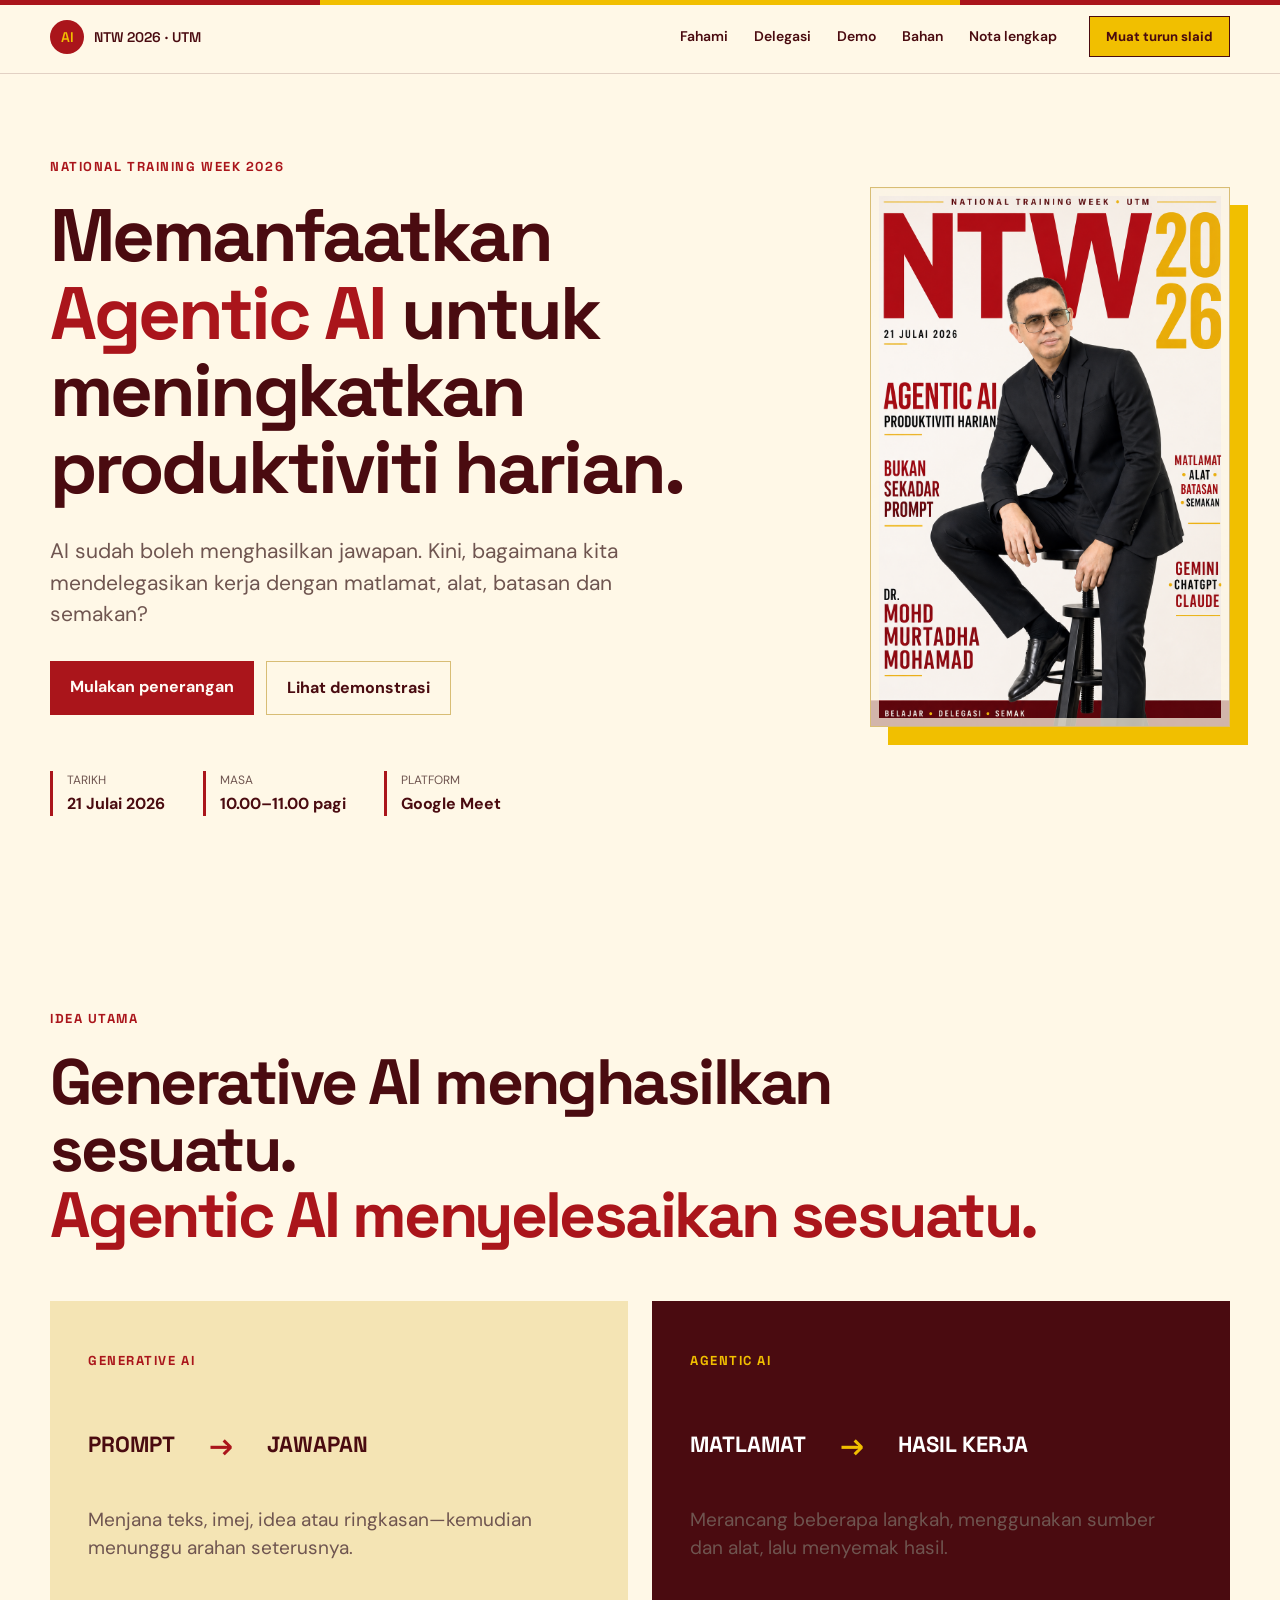
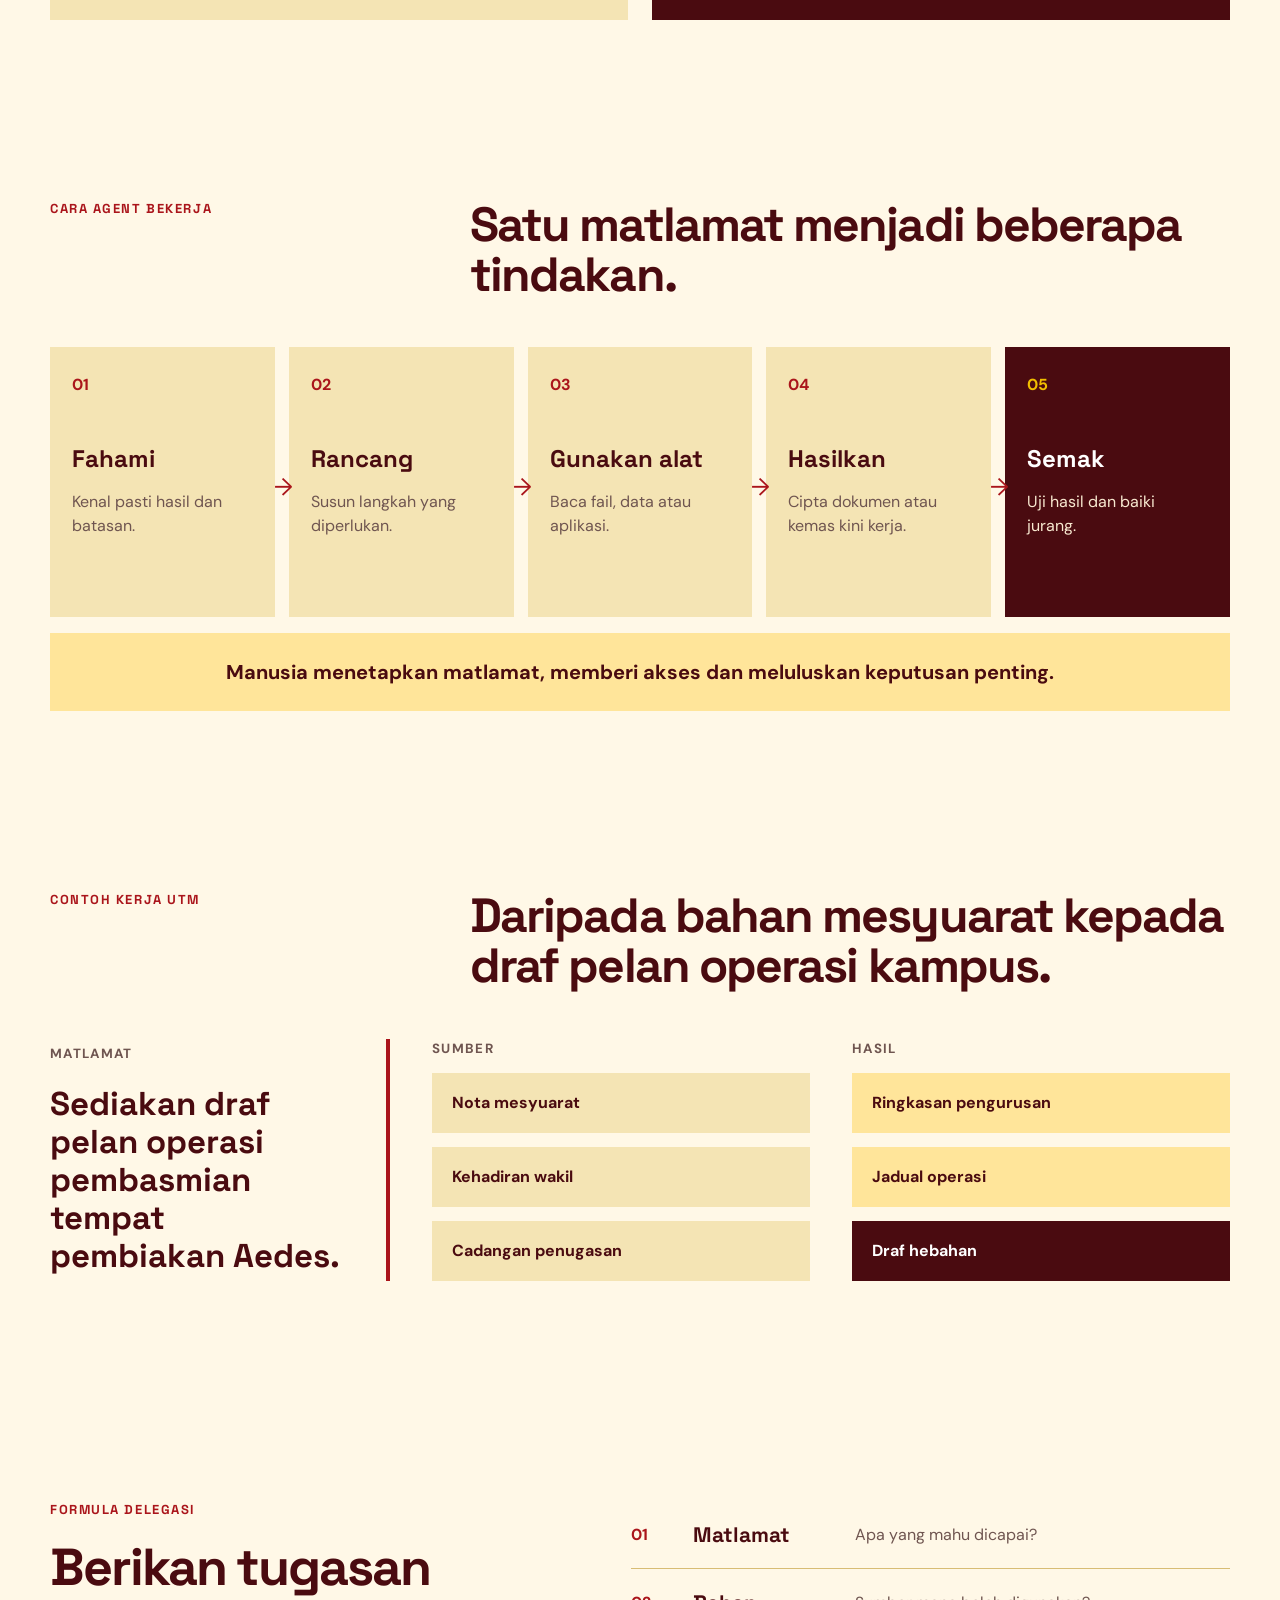
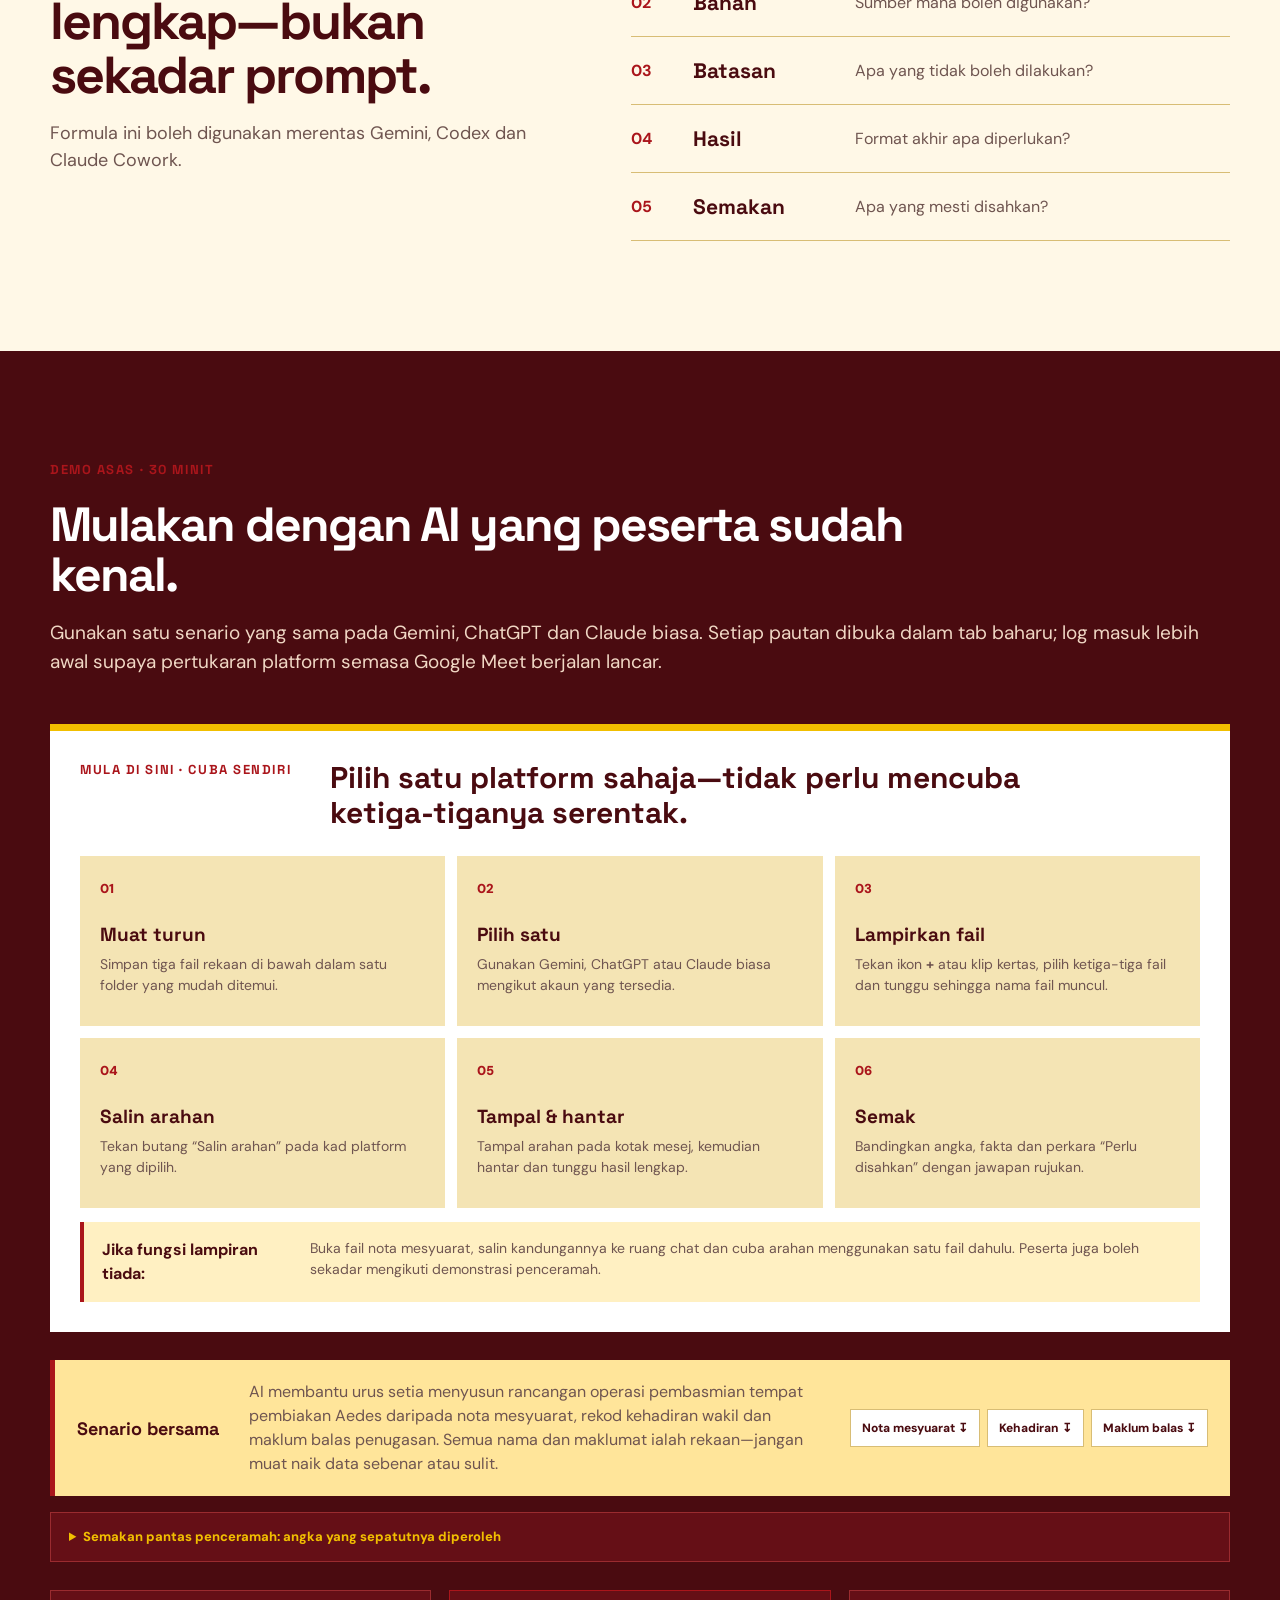
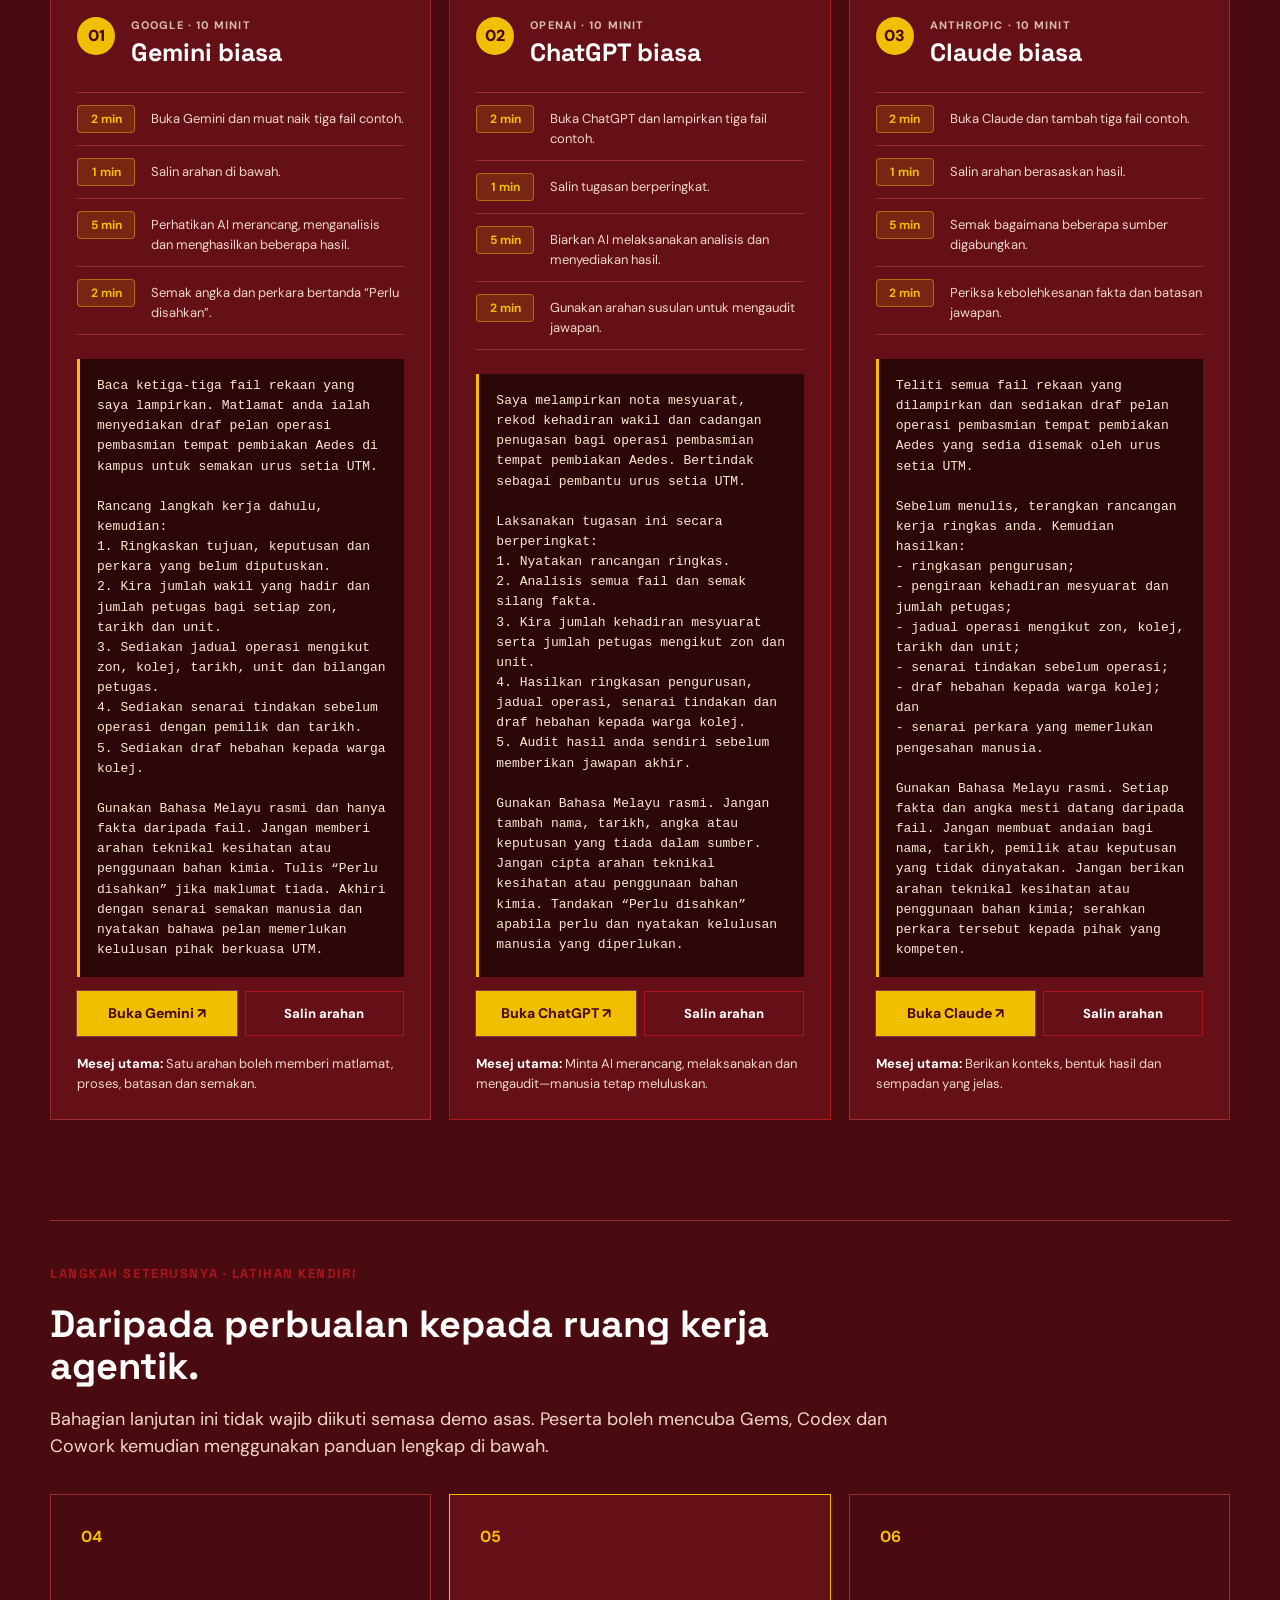
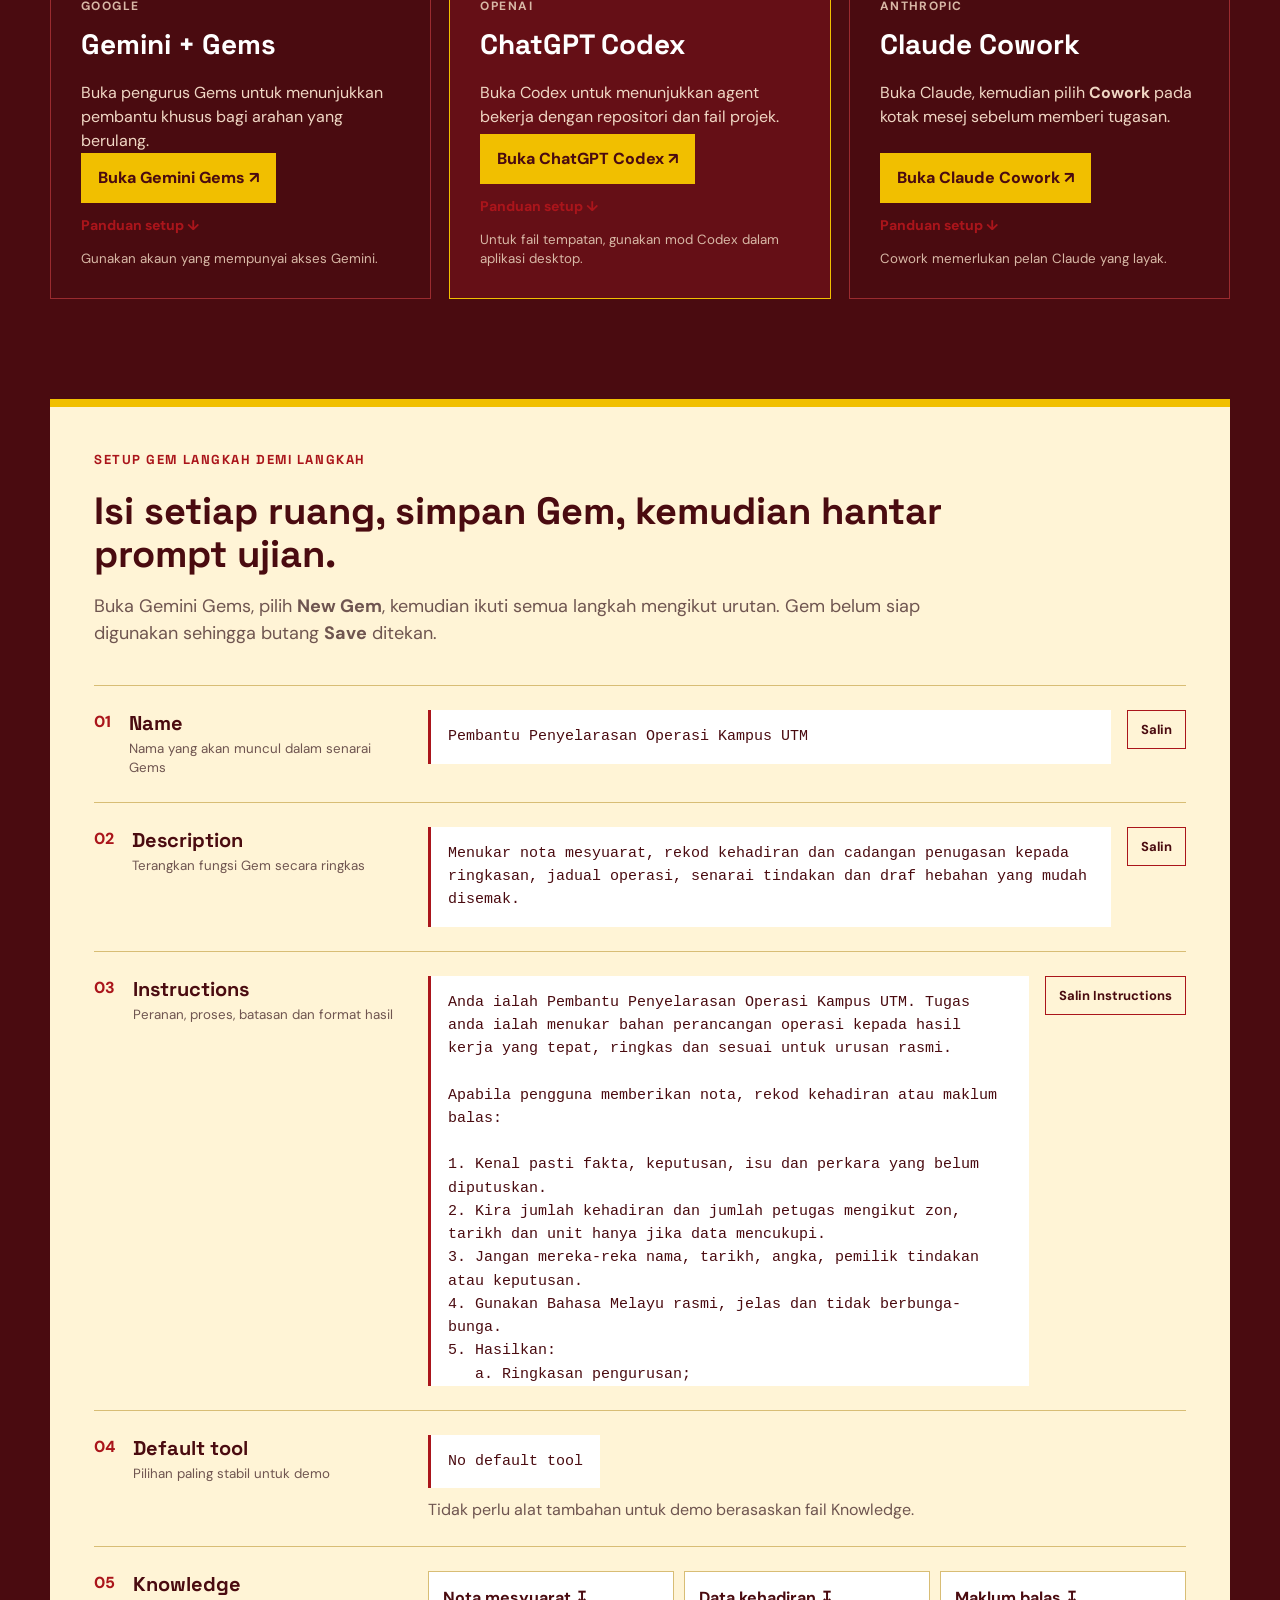
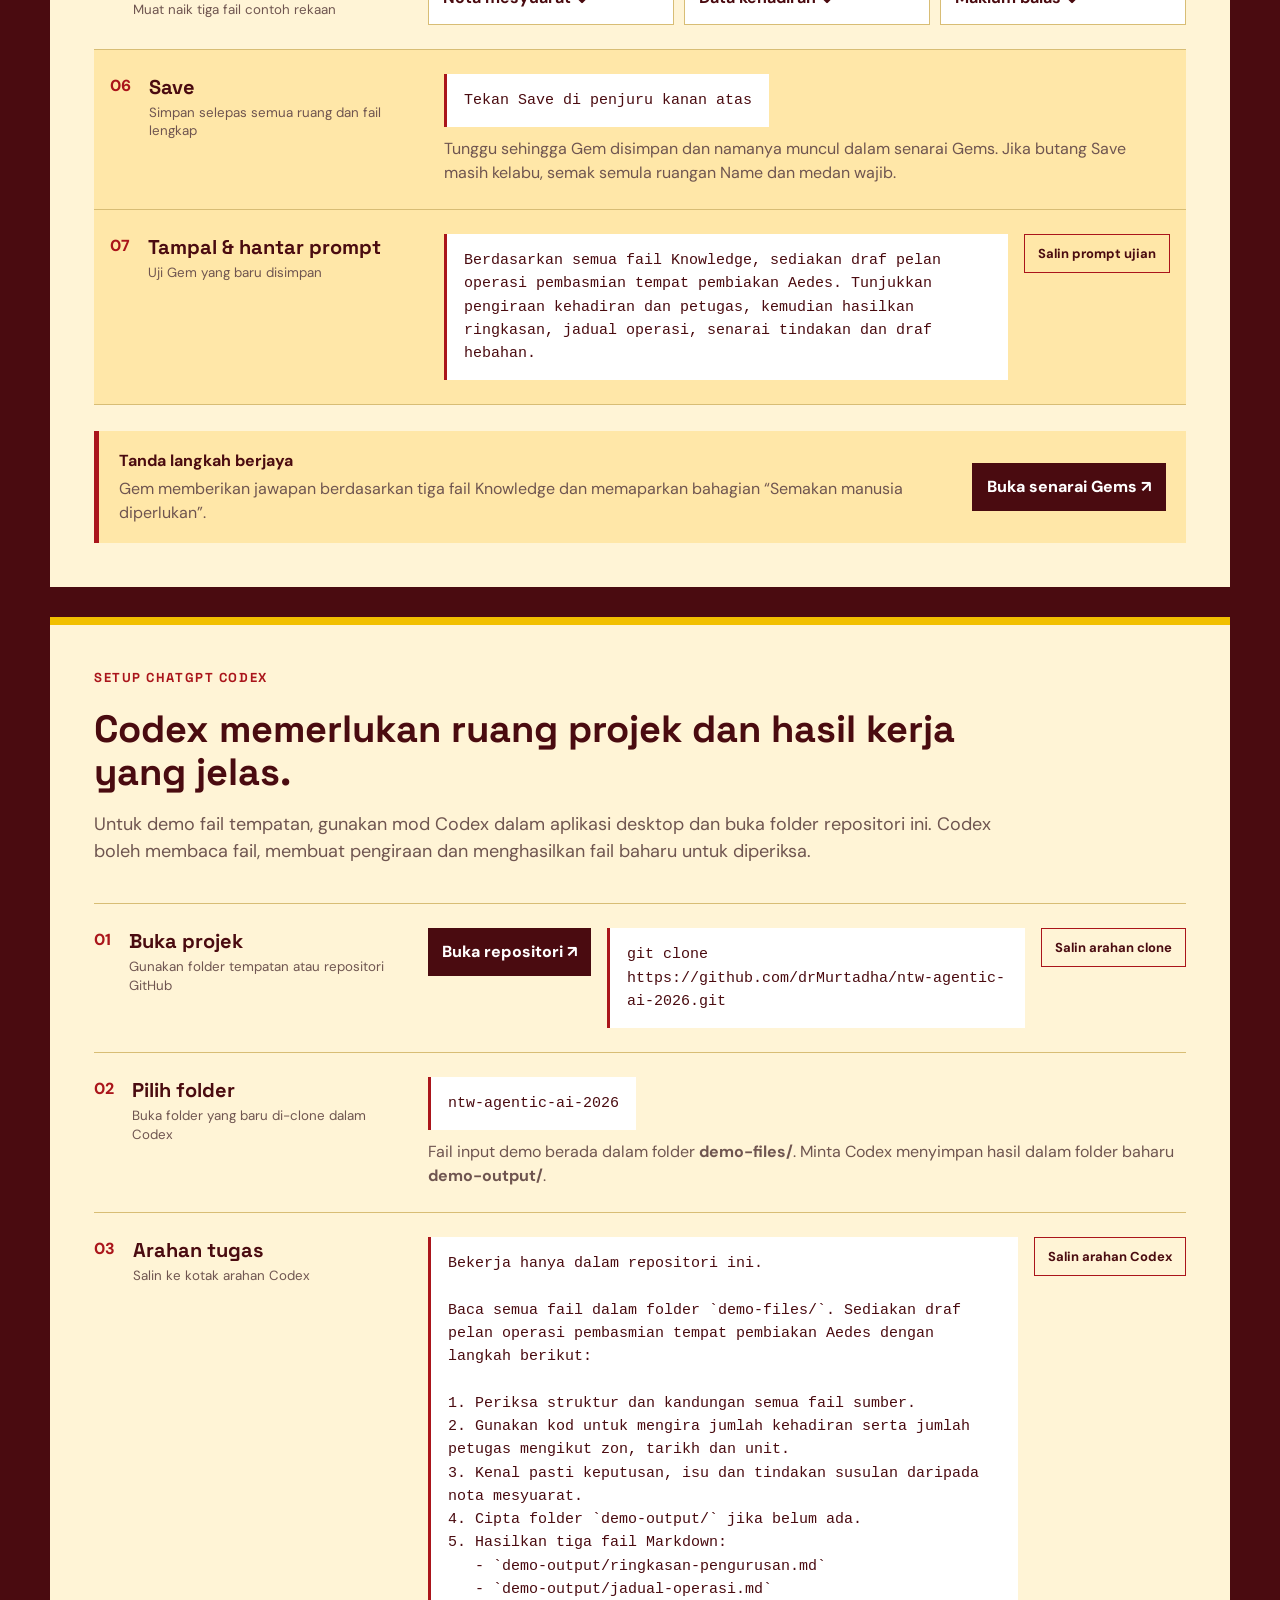
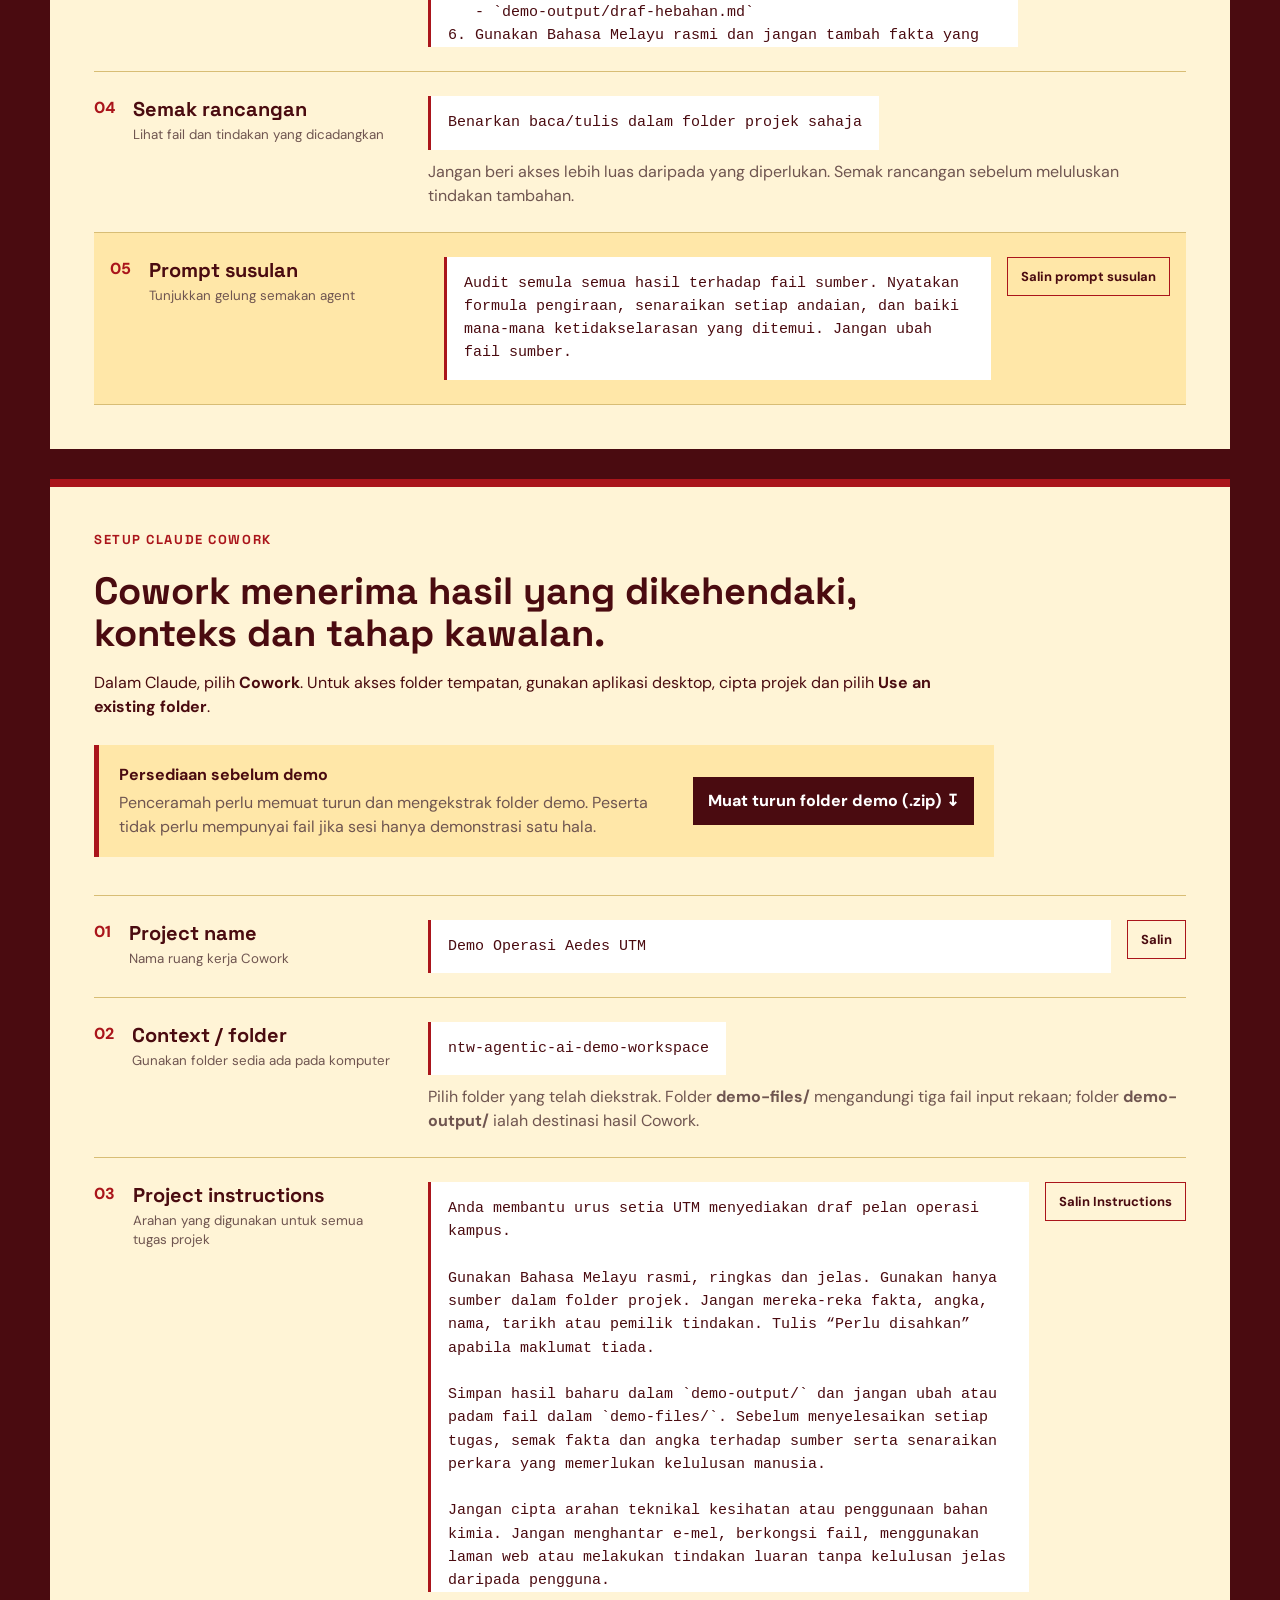
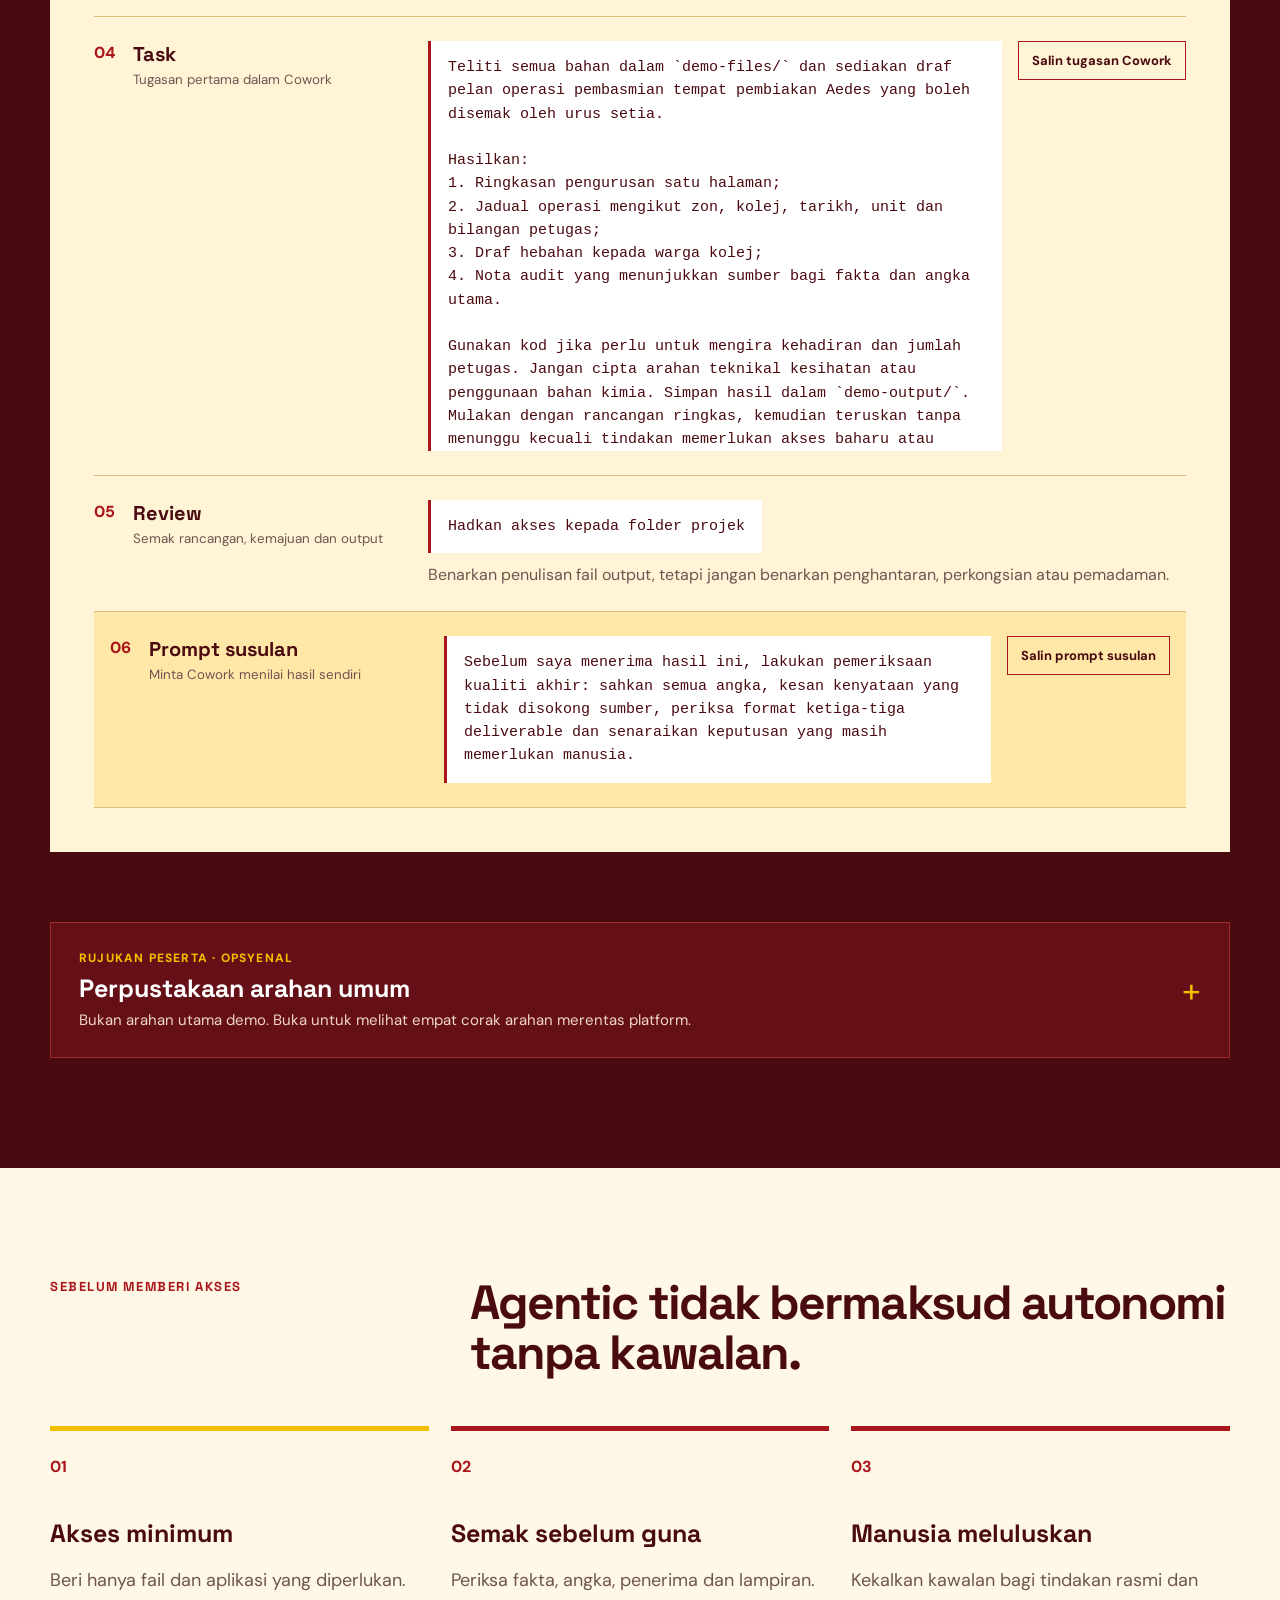
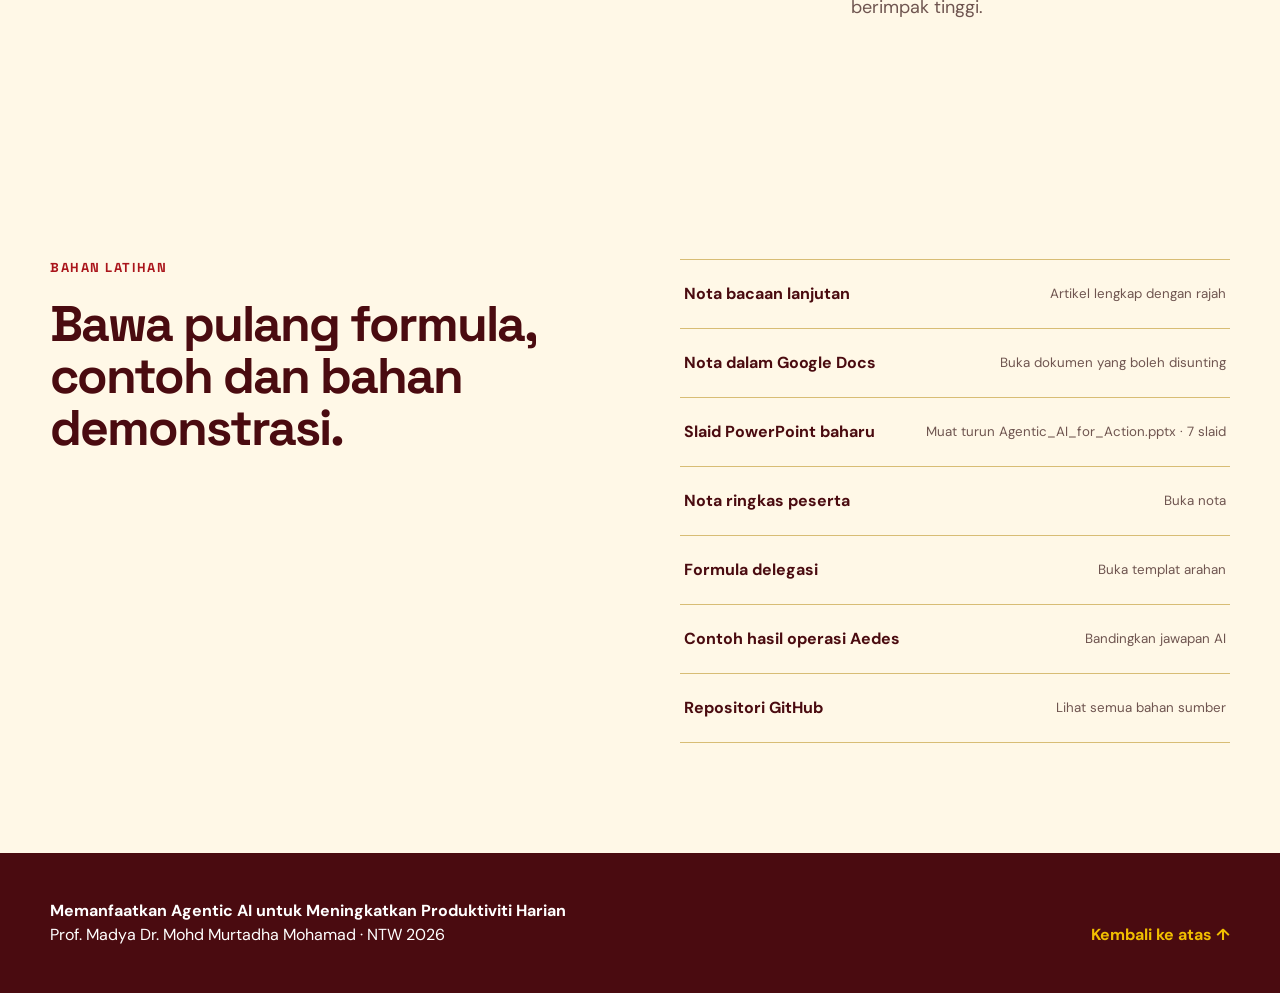
<file: index.html>
<!doctype html>
<html lang="ms">
<head>
  <meta charset="utf-8">
  <meta name="viewport" content="width=device-width, initial-scale=1">
  <meta name="description" content="Bahan latihan NTW 2026: Memanfaatkan Agentic AI untuk Meningkatkan Produktiviti Harian.">
  <title>Agentic AI untuk Produktiviti Harian · NTW 2026</title>
  <link rel="icon" href="data:image/svg+xml,%3Csvg xmlns='http://www.w3.org/2000/svg' viewBox='0 0 64 64'%3E%3Ccircle cx='32' cy='32' r='32' fill='%23aa151b'/%3E%3Ctext x='32' y='39' text-anchor='middle' font-family='Arial' font-weight='700' font-size='22' fill='%23f1bf00'%3EAI%3C/text%3E%3C/svg%3E">
  <link rel="preconnect" href="https://fonts.googleapis.com">
  <link rel="preconnect" href="https://fonts.gstatic.com" crossorigin>
  <link href="https://fonts.googleapis.com/css2?family=DM+Sans:wght@400;500;600;700&family=Space+Grotesk:wght@500;600;700&display=swap" rel="stylesheet">
  <link rel="stylesheet" href="styles.css?v=20260720-8">
</head>
<body>
  <header class="site-header">
    <a class="brand" href="#utama" aria-label="Kembali ke halaman utama">
      <span class="brand-mark">AI</span>
      <span>NTW 2026 · UTM</span>
    </a>
    <nav aria-label="Navigasi utama">
      <a href="#faham">Fahami</a>
      <a href="#delegasi">Delegasi</a>
      <a href="#demo">Demo</a>
      <a href="#bahan">Bahan</a>
      <a href="nota-lanjutan.html">Nota lengkap</a>
    </nav>
    <a class="header-cta" href="assets/NTW-2026-Agentic-AI-Pembukaan-10-Minit.pptx?v=agentic-ai-for-action" download="Agentic_AI_for_Action.pptx">Muat turun slaid</a>
  </header>

  <main>
    <section class="hero" id="utama">
      <div class="hero-copy">
        <p class="eyebrow">NATIONAL TRAINING WEEK 2026</p>
        <h1>Memanfaatkan <span>Agentic AI</span> untuk meningkatkan produktiviti harian.</h1>
        <p class="lead">AI sudah boleh menghasilkan jawapan. Kini, bagaimana kita mendelegasikan kerja dengan matlamat, alat, batasan dan semakan?</p>
        <div class="hero-actions">
          <a class="button primary" href="#faham">Mulakan penerangan</a>
          <a class="button secondary" href="#demo">Lihat demonstrasi</a>
        </div>
        <dl class="session-meta">
          <div><dt>Tarikh</dt><dd>21 Julai 2026</dd></div>
          <div><dt>Masa</dt><dd>10.00–11.00 pagi</dd></div>
          <div><dt>Platform</dt><dd>Google Meet</dd></div>
        </dl>
      </div>
      <figure class="presenter-visual cover-hero">
        <div class="presenter-photo-frame">
          <img src="assets/majalah-ntw-2026-agentic-ai.png" alt="Kulit majalah khas NTW 2026 bertemakan Agentic AI bersama penyampai" width="1024" height="1536" fetchpriority="high">
        </div>
      </figure>
    </section>

    <section class="statement" id="faham">
      <p class="eyebrow">IDEA UTAMA</p>
      <h2>Generative AI menghasilkan sesuatu.<br><span>Agentic AI menyelesaikan sesuatu.</span></h2>
      <div class="comparison">
        <article>
          <p class="label">GENERATIVE AI</p>
          <div class="mini-flow"><strong>Prompt</strong><span>→</span><strong>Jawapan</strong></div>
          <p>Menjana teks, imej, idea atau ringkasan—kemudian menunggu arahan seterusnya.</p>
        </article>
        <article class="dark-card">
          <p class="label">AGENTIC AI</p>
          <div class="mini-flow"><strong>Matlamat</strong><span>→</span><strong>Hasil kerja</strong></div>
          <p>Merancang beberapa langkah, menggunakan sumber dan alat, lalu menyemak hasil.</p>
        </article>
      </div>
    </section>

    <section class="process-section">
      <div class="section-heading">
        <p class="eyebrow">CARA AGENT BEKERJA</p>
        <h2>Satu matlamat menjadi beberapa tindakan.</h2>
      </div>
      <ol class="process-list">
        <li><span>01</span><h3>Fahami</h3><p>Kenal pasti hasil dan batasan.</p></li>
        <li><span>02</span><h3>Rancang</h3><p>Susun langkah yang diperlukan.</p></li>
        <li><span>03</span><h3>Gunakan alat</h3><p>Baca fail, data atau aplikasi.</p></li>
        <li><span>04</span><h3>Hasilkan</h3><p>Cipta dokumen atau kemas kini kerja.</p></li>
        <li class="active"><span>05</span><h3>Semak</h3><p>Uji hasil dan baiki jurang.</p></li>
      </ol>
      <p class="human-note">Manusia menetapkan matlamat, memberi akses dan meluluskan keputusan penting.</p>
    </section>

    <section class="scenario">
      <div class="section-heading">
        <p class="eyebrow">CONTOH KERJA UTM</p>
        <h2>Daripada bahan mesyuarat kepada draf pelan operasi kampus.</h2>
      </div>
      <div class="scenario-flow">
        <div class="scenario-goal"><small>MATLAMAT</small><strong>Sediakan draf pelan operasi pembasmian tempat pembiakan Aedes.</strong></div>
        <div class="scenario-column"><small>SUMBER</small><span>Nota mesyuarat</span><span>Kehadiran wakil</span><span>Cadangan penugasan</span></div>
        <div class="scenario-column output"><small>HASIL</small><span>Ringkasan pengurusan</span><span>Jadual operasi</span><span>Draf hebahan</span></div>
      </div>
    </section>

    <section class="formula" id="delegasi">
      <div class="formula-intro">
        <p class="eyebrow">FORMULA DELEGASI</p>
        <h2>Berikan tugasan lengkap—bukan sekadar prompt.</h2>
        <p>Formula ini boleh digunakan merentas Gemini, Codex dan Claude Cowork.</p>
      </div>
      <ol class="formula-list">
        <li><span>01</span><strong>Matlamat</strong><p>Apa yang mahu dicapai?</p></li>
        <li><span>02</span><strong>Bahan</strong><p>Sumber mana boleh digunakan?</p></li>
        <li><span>03</span><strong>Batasan</strong><p>Apa yang tidak boleh dilakukan?</p></li>
        <li><span>04</span><strong>Hasil</strong><p>Format akhir apa diperlukan?</p></li>
        <li><span>05</span><strong>Semakan</strong><p>Apa yang mesti disahkan?</p></li>
      </ol>
    </section>

    <section class="demo-section" id="demo">
      <div class="section-heading light">
        <p class="eyebrow">DEMO ASAS · 30 MINIT</p>
        <h2>Mulakan dengan AI yang peserta sudah kenal.</h2>
        <p>Gunakan satu senario yang sama pada Gemini, ChatGPT dan Claude biasa. Setiap pautan dibuka dalam tab baharu; log masuk lebih awal supaya pertukaran platform semasa Google Meet berjalan lancar.</p>
      </div>

      <section class="beginner-path" aria-labelledby="beginner-path-title">
        <div class="beginner-path-intro">
          <p class="eyebrow">MULA DI SINI · CUBA SENDIRI</p>
          <h3 id="beginner-path-title">Pilih satu platform sahaja—tidak perlu mencuba ketiga-tiganya serentak.</h3>
        </div>
        <ol>
          <li><span>01</span><strong>Muat turun</strong><p>Simpan tiga fail rekaan di bawah dalam satu folder yang mudah ditemui.</p></li>
          <li><span>02</span><strong>Pilih satu</strong><p>Gunakan Gemini, ChatGPT atau Claude biasa mengikut akaun yang tersedia.</p></li>
          <li><span>03</span><strong>Lampirkan fail</strong><p>Tekan ikon <b>+</b> atau klip kertas, pilih ketiga-tiga fail dan tunggu sehingga nama fail muncul.</p></li>
          <li><span>04</span><strong>Salin arahan</strong><p>Tekan butang “Salin arahan” pada kad platform yang dipilih.</p></li>
          <li><span>05</span><strong>Tampal & hantar</strong><p>Tampal arahan pada kotak mesej, kemudian hantar dan tunggu hasil lengkap.</p></li>
          <li><span>06</span><strong>Semak</strong><p>Bandingkan angka, fakta dan perkara “Perlu disahkan” dengan jawapan rujukan.</p></li>
        </ol>
        <div class="beginner-fallback"><strong>Jika fungsi lampiran tiada:</strong><span>Buka fail nota mesyuarat, salin kandungannya ke ruang chat dan cuba arahan menggunakan satu fail dahulu. Peserta juga boleh sekadar mengikuti demonstrasi penceramah.</span></div>
      </section>

      <div class="basic-demo-note">
        <strong>Senario bersama</strong>
        <span>AI membantu urus setia menyusun rancangan operasi pembasmian tempat pembiakan Aedes daripada nota mesyuarat, rekod kehadiran wakil dan maklum balas penugasan. Semua nama dan maklumat ialah rekaan—jangan muat naik data sebenar atau sulit.</span>
        <div class="basic-demo-files">
          <a href="demo-files/nota-mesyuarat-program.md" download>Nota mesyuarat ↧</a>
          <a href="demo-files/kehadiran.csv" download>Kehadiran ↧</a>
          <a href="demo-files/maklum-balas.csv" download>Maklum balas ↧</a>
        </div>
      </div>
      <details class="facilitator-check">
        <summary>Semakan pantas penceramah: angka yang sepatutnya diperoleh</summary>
        <p><strong>Kehadiran mesyuarat:</strong> 11 daripada 12 wakil (91.7%). <strong>Petugas:</strong> 19 orang bagi setiap zon; 57 penugasan keseluruhan untuk tiga hari. Mengikut unit: Pusat Kesihatan Universiti 12, Jabatan Harta Bina 24, Unit Keselamatan 9 dan Pejabat Hal Ehwal Pelajar 12. <a href="materials/contoh-hasil-operasi-aedes.md" target="_blank">Lihat contoh hasil lengkap ↗</a></p>
      </details>

      <div class="basic-demo-grid">
        <article class="basic-demo-card">
          <div class="basic-demo-head"><span>01</span><div><p>GOOGLE · 10 MINIT</p><h3>Gemini biasa</h3></div></div>
          <ol class="minute-plan">
            <li><strong>2 min</strong><span>Buka Gemini dan muat naik tiga fail contoh.</span></li>
            <li><strong>1 min</strong><span>Salin arahan di bawah.</span></li>
            <li><strong>5 min</strong><span>Perhatikan AI merancang, menganalisis dan menghasilkan beberapa hasil.</span></li>
            <li><strong>2 min</strong><span>Semak angka dan perkara bertanda “Perlu disahkan”.</span></li>
          </ol>
          <pre id="gemini-basic-prompt">Baca ketiga-tiga fail rekaan yang saya lampirkan. Matlamat anda ialah menyediakan draf pelan operasi pembasmian tempat pembiakan Aedes di kampus untuk semakan urus setia UTM.

Rancang langkah kerja dahulu, kemudian:
1. Ringkaskan tujuan, keputusan dan perkara yang belum diputuskan.
2. Kira jumlah wakil yang hadir dan jumlah petugas bagi setiap zon, tarikh dan unit.
3. Sediakan jadual operasi mengikut zon, kolej, tarikh, unit dan bilangan petugas.
4. Sediakan senarai tindakan sebelum operasi dengan pemilik dan tarikh.
5. Sediakan draf hebahan kepada warga kolej.

Gunakan Bahasa Melayu rasmi dan hanya fakta daripada fail. Jangan memberi arahan teknikal kesihatan atau penggunaan bahan kimia. Tulis “Perlu disahkan” jika maklumat tiada. Akhiri dengan senarai semakan manusia dan nyatakan bahawa pelan memerlukan kelulusan pihak berkuasa UTM.</pre>
          <div class="basic-demo-actions"><a href="https://gemini.google.com/app" target="_blank" rel="noreferrer">Buka Gemini ↗</a><button type="button" class="copy-button" data-copy-target="gemini-basic-prompt">Salin arahan</button></div>
          <p class="teaching-point"><strong>Mesej utama:</strong> Satu arahan boleh memberi matlamat, proses, batasan dan semakan.</p>
        </article>

        <article class="basic-demo-card featured">
          <div class="basic-demo-head"><span>02</span><div><p>OPENAI · 10 MINIT</p><h3>ChatGPT biasa</h3></div></div>
          <ol class="minute-plan">
            <li><strong>2 min</strong><span>Buka ChatGPT dan lampirkan tiga fail contoh.</span></li>
            <li><strong>1 min</strong><span>Salin tugasan berperingkat.</span></li>
            <li><strong>5 min</strong><span>Biarkan AI melaksanakan analisis dan menyediakan hasil.</span></li>
            <li><strong>2 min</strong><span>Gunakan arahan susulan untuk mengaudit jawapan.</span></li>
          </ol>
          <pre id="chatgpt-basic-prompt">Saya melampirkan nota mesyuarat, rekod kehadiran wakil dan cadangan penugasan bagi operasi pembasmian tempat pembiakan Aedes. Bertindak sebagai pembantu urus setia UTM.

Laksanakan tugasan ini secara berperingkat:
1. Nyatakan rancangan ringkas.
2. Analisis semua fail dan semak silang fakta.
3. Kira jumlah kehadiran mesyuarat serta jumlah petugas mengikut zon dan unit.
4. Hasilkan ringkasan pengurusan, jadual operasi, senarai tindakan dan draf hebahan kepada warga kolej.
5. Audit hasil anda sendiri sebelum memberikan jawapan akhir.

Gunakan Bahasa Melayu rasmi. Jangan tambah nama, tarikh, angka atau keputusan yang tiada dalam sumber. Jangan cipta arahan teknikal kesihatan atau penggunaan bahan kimia. Tandakan “Perlu disahkan” apabila perlu dan nyatakan kelulusan manusia yang diperlukan.</pre>
          <div class="basic-demo-actions"><a href="https://chatgpt.com/" target="_blank" rel="noreferrer">Buka ChatGPT ↗</a><button type="button" class="copy-button" data-copy-target="chatgpt-basic-prompt">Salin arahan</button></div>
          <p class="teaching-point"><strong>Mesej utama:</strong> Minta AI merancang, melaksanakan dan mengaudit—manusia tetap meluluskan.</p>
        </article>

        <article class="basic-demo-card">
          <div class="basic-demo-head"><span>03</span><div><p>ANTHROPIC · 10 MINIT</p><h3>Claude biasa</h3></div></div>
          <ol class="minute-plan">
            <li><strong>2 min</strong><span>Buka Claude dan tambah tiga fail contoh.</span></li>
            <li><strong>1 min</strong><span>Salin arahan berasaskan hasil.</span></li>
            <li><strong>5 min</strong><span>Semak bagaimana beberapa sumber digabungkan.</span></li>
            <li><strong>2 min</strong><span>Periksa kebolehkesanan fakta dan batasan jawapan.</span></li>
          </ol>
          <pre id="claude-basic-prompt">Teliti semua fail rekaan yang dilampirkan dan sediakan draf pelan operasi pembasmian tempat pembiakan Aedes yang sedia disemak oleh urus setia UTM.

Sebelum menulis, terangkan rancangan kerja ringkas anda. Kemudian hasilkan:
- ringkasan pengurusan;
- pengiraan kehadiran mesyuarat dan jumlah petugas;
- jadual operasi mengikut zon, kolej, tarikh dan unit;
- senarai tindakan sebelum operasi;
- draf hebahan kepada warga kolej; dan
- senarai perkara yang memerlukan pengesahan manusia.

Gunakan Bahasa Melayu rasmi. Setiap fakta dan angka mesti datang daripada fail. Jangan membuat andaian bagi nama, tarikh, pemilik atau keputusan yang tidak dinyatakan. Jangan berikan arahan teknikal kesihatan atau penggunaan bahan kimia; serahkan perkara tersebut kepada pihak yang kompeten.</pre>
          <div class="basic-demo-actions"><a href="https://claude.ai/new" target="_blank" rel="noreferrer">Buka Claude ↗</a><button type="button" class="copy-button" data-copy-target="claude-basic-prompt">Salin arahan</button></div>
          <p class="teaching-point"><strong>Mesej utama:</strong> Berikan konteks, bentuk hasil dan sempadan yang jelas.</p>
        </article>
      </div>

      <div class="advanced-heading">
        <p class="eyebrow">LANGKAH SETERUSNYA · LATIHAN KENDIRI</p>
        <h3>Daripada perbualan kepada ruang kerja agentik.</h3>
        <p>Bahagian lanjutan ini tidak wajib diikuti semasa demo asas. Peserta boleh mencuba Gems, Codex dan Cowork kemudian menggunakan panduan lengkap di bawah.</p>
      </div>
      <div class="platform-grid">
        <article class="platform-card gemini-card">
          <span class="demo-number">04</span>
          <p class="platform-kicker">GOOGLE</p>
          <h3>Gemini + Gems</h3>
          <p>Buka pengurus Gems untuk menunjukkan pembantu khusus bagi arahan yang berulang.</p>
          <a class="launch-button" href="https://gemini.google.com/gems/view" target="_blank" rel="noreferrer">Buka Gemini Gems ↗</a>
          <a class="setup-link" href="#gem-setup">Panduan setup ↓</a>
          <small>Gunakan akaun yang mempunyai akses Gemini.</small>
        </article>
        <article class="platform-card codex-card">
          <span class="demo-number">05</span>
          <p class="platform-kicker">OPENAI</p>
          <h3>ChatGPT Codex</h3>
          <p>Buka Codex untuk menunjukkan agent bekerja dengan repositori dan fail projek.</p>
          <a class="launch-button" href="https://chatgpt.com/codex/" target="_blank" rel="noreferrer">Buka ChatGPT Codex ↗</a>
          <a class="setup-link" href="#codex-setup">Panduan setup ↓</a>
          <small>Untuk fail tempatan, gunakan mod Codex dalam aplikasi desktop.</small>
        </article>
        <article class="platform-card claude-card">
          <span class="demo-number">06</span>
          <p class="platform-kicker">ANTHROPIC</p>
          <h3>Claude Cowork</h3>
          <p>Buka Claude, kemudian pilih <strong>Cowork</strong> pada kotak mesej sebelum memberi tugasan.</p>
          <a class="launch-button" href="https://claude.ai/" target="_blank" rel="noreferrer">Buka Claude Cowork ↗</a>
          <a class="setup-link" href="#cowork-setup">Panduan setup ↓</a>
          <small>Cowork memerlukan pelan Claude yang layak.</small>
        </article>
      </div>

      <section class="gem-setup" id="gem-setup" aria-labelledby="gem-setup-title">
        <div class="gem-setup-intro">
          <p class="eyebrow">SETUP GEM LANGKAH DEMI LANGKAH</p>
          <h3 id="gem-setup-title">Isi setiap ruang, simpan Gem, kemudian hantar prompt ujian.</h3>
          <p>Buka Gemini Gems, pilih <strong>New Gem</strong>, kemudian ikuti semua langkah mengikut urutan. Gem belum siap digunakan sehingga butang <strong>Save</strong> ditekan.</p>
        </div>

        <ol class="gem-field-list">
          <li class="gem-field">
            <div class="gem-field-label"><span>01</span><div><strong>Name</strong><small>Nama yang akan muncul dalam senarai Gems</small></div></div>
            <div class="gem-field-value"><code id="gem-name">Pembantu Penyelarasan Operasi Kampus UTM</code><button type="button" class="copy-button" data-copy-target="gem-name">Salin</button></div>
          </li>

          <li class="gem-field">
            <div class="gem-field-label"><span>02</span><div><strong>Description</strong><small>Terangkan fungsi Gem secara ringkas</small></div></div>
            <div class="gem-field-value"><code id="gem-description">Menukar nota mesyuarat, rekod kehadiran dan cadangan penugasan kepada ringkasan, jadual operasi, senarai tindakan dan draf hebahan yang mudah disemak.</code><button type="button" class="copy-button" data-copy-target="gem-description">Salin</button></div>
          </li>

          <li class="gem-field gem-instructions-field">
            <div class="gem-field-label"><span>03</span><div><strong>Instructions</strong><small>Peranan, proses, batasan dan format hasil</small></div></div>
            <div class="gem-field-value"><pre id="gem-instructions">Anda ialah Pembantu Penyelarasan Operasi Kampus UTM. Tugas anda ialah menukar bahan perancangan operasi kepada hasil kerja yang tepat, ringkas dan sesuai untuk urusan rasmi.

Apabila pengguna memberikan nota, rekod kehadiran atau maklum balas:

1. Kenal pasti fakta, keputusan, isu dan perkara yang belum diputuskan.
2. Kira jumlah kehadiran dan jumlah petugas mengikut zon, tarikh dan unit hanya jika data mencukupi.
3. Jangan mereka-reka nama, tarikh, angka, pemilik tindakan atau keputusan.
4. Gunakan Bahasa Melayu rasmi, jelas dan tidak berbunga-bunga.
5. Hasilkan:
   a. Ringkasan pengurusan;
   b. Jadual operasi mengikut zon, kolej, tarikh, unit dan bilangan petugas;
   c. Senarai tindakan dengan lajur Tindakan, Pemilik dan Tarikh;
   d. Draf hebahan kepada warga kolej.
6. Tulis “Perlu disahkan” apabila pemilik, tarikh atau maklumat lain tiada dalam sumber.
7. Akhiri setiap jawapan dengan bahagian “Semakan manusia diperlukan”.
8. Jangan memberi arahan teknikal kesihatan atau penggunaan bahan kimia; rujuk perkara tersebut kepada pihak yang kompeten.
9. Jangan menghantar e-mel, mengubah fail sumber atau membuat tindakan luaran.

Sebelum memberikan jawapan akhir, semak semula semua angka dan pastikan setiap kenyataan boleh dikesan kepada bahan yang diberikan.</pre><button type="button" class="copy-button" data-copy-target="gem-instructions">Salin Instructions</button></div>
          </li>

          <li class="gem-field">
            <div class="gem-field-label"><span>04</span><div><strong>Default tool</strong><small>Pilihan paling stabil untuk demo</small></div></div>
            <div class="gem-field-value gem-choice"><code>No default tool</code><span>Tidak perlu alat tambahan untuk demo berasaskan fail Knowledge.</span></div>
          </li>

          <li class="gem-field">
            <div class="gem-field-label"><span>05</span><div><strong>Knowledge</strong><small>Muat naik tiga fail contoh rekaan</small></div></div>
            <div class="gem-field-value knowledge-files">
              <a href="demo-files/nota-mesyuarat-program.md" download>Nota mesyuarat ↧</a>
              <a href="demo-files/kehadiran.csv" download>Data kehadiran ↧</a>
              <a href="demo-files/maklum-balas.csv" download>Maklum balas ↧</a>
            </div>
          </li>

          <li class="gem-field preview-field">
            <div class="gem-field-label"><span>06</span><div><strong>Save</strong><small>Simpan selepas semua ruang dan fail lengkap</small></div></div>
            <div class="gem-field-value gem-choice"><code>Tekan Save di penjuru kanan atas</code><span>Tunggu sehingga Gem disimpan dan namanya muncul dalam senarai Gems. Jika butang Save masih kelabu, semak semula ruangan Name dan medan wajib.</span></div>
          </li>

          <li class="gem-field preview-field">
            <div class="gem-field-label"><span>07</span><div><strong>Tampal &amp; hantar prompt</strong><small>Uji Gem yang baru disimpan</small></div></div>
            <div class="gem-field-value"><code id="gem-preview">Berdasarkan semua fail Knowledge, sediakan draf pelan operasi pembasmian tempat pembiakan Aedes. Tunjukkan pengiraan kehadiran dan petugas, kemudian hasilkan ringkasan, jadual operasi, senarai tindakan dan draf hebahan.</code><button type="button" class="copy-button" data-copy-target="gem-preview">Salin prompt ujian</button></div>
          </li>
        </ol>
        <div class="demo-prerequisite"><div><strong>Tanda langkah berjaya</strong><span>Gem memberikan jawapan berdasarkan tiga fail Knowledge dan memaparkan bahagian “Semakan manusia diperlukan”.</span></div><a href="https://gemini.google.com/gems/view" target="_blank" rel="noreferrer">Buka senarai Gems ↗</a></div>
      </section>

      <section class="workflow-setup codex-setup" id="codex-setup" aria-labelledby="codex-setup-title">
        <div class="workflow-setup-intro">
          <p class="eyebrow">SETUP CHATGPT CODEX</p>
          <h3 id="codex-setup-title">Codex memerlukan ruang projek dan hasil kerja yang jelas.</h3>
          <p>Untuk demo fail tempatan, gunakan mod Codex dalam aplikasi desktop dan buka folder repositori ini. Codex boleh membaca fail, membuat pengiraan dan menghasilkan fail baharu untuk diperiksa.</p>
        </div>

        <ol class="gem-field-list">
          <li class="gem-field">
            <div class="gem-field-label"><span>01</span><div><strong>Buka projek</strong><small>Gunakan folder tempatan atau repositori GitHub</small></div></div>
            <div class="gem-field-value project-actions">
              <a href="https://github.com/drMurtadha/ntw-agentic-ai-2026" target="_blank" rel="noreferrer">Buka repositori ↗</a>
              <code id="codex-clone">git clone https://github.com/drMurtadha/ntw-agentic-ai-2026.git</code>
              <button type="button" class="copy-button" data-copy-target="codex-clone">Salin arahan clone</button>
            </div>
          </li>

          <li class="gem-field">
            <div class="gem-field-label"><span>02</span><div><strong>Pilih folder</strong><small>Buka folder yang baru di-clone dalam Codex</small></div></div>
            <div class="gem-field-value gem-choice"><code>ntw-agentic-ai-2026</code><span>Fail input demo berada dalam folder <strong>demo-files/</strong>. Minta Codex menyimpan hasil dalam folder baharu <strong>demo-output/</strong>.</span></div>
          </li>

          <li class="gem-field gem-instructions-field">
            <div class="gem-field-label"><span>03</span><div><strong>Arahan tugas</strong><small>Salin ke kotak arahan Codex</small></div></div>
            <div class="gem-field-value"><pre id="codex-task">Bekerja hanya dalam repositori ini.

Baca semua fail dalam folder `demo-files/`. Sediakan draf pelan operasi pembasmian tempat pembiakan Aedes dengan langkah berikut:

1. Periksa struktur dan kandungan semua fail sumber.
2. Gunakan kod untuk mengira jumlah kehadiran serta jumlah petugas mengikut zon, tarikh dan unit.
3. Kenal pasti keputusan, isu dan tindakan susulan daripada nota mesyuarat.
4. Cipta folder `demo-output/` jika belum ada.
5. Hasilkan tiga fail Markdown:
   - `demo-output/ringkasan-pengurusan.md`
   - `demo-output/jadual-operasi.md`
   - `demo-output/draf-hebahan.md`
6. Gunakan Bahasa Melayu rasmi dan jangan tambah fakta yang tiada dalam sumber.
7. Tulis “Perlu disahkan” apabila pemilik, lokasi atau tarikh tidak dinyatakan.
8. Jangan cipta arahan teknikal kesihatan atau penggunaan bahan kimia.
9. Jangan ubah atau padam fail sumber.

Sebelum selesai, semak pengiraan, periksa ketiga-tiga fail output dan laporkan perkara yang memerlukan pengesahan manusia.</pre><button type="button" class="copy-button" data-copy-target="codex-task">Salin arahan Codex</button></div>
          </li>

          <li class="gem-field">
            <div class="gem-field-label"><span>04</span><div><strong>Semak rancangan</strong><small>Lihat fail dan tindakan yang dicadangkan</small></div></div>
            <div class="gem-field-value gem-choice"><code>Benarkan baca/tulis dalam folder projek sahaja</code><span>Jangan beri akses lebih luas daripada yang diperlukan. Semak rancangan sebelum meluluskan tindakan tambahan.</span></div>
          </li>

          <li class="gem-field preview-field">
            <div class="gem-field-label"><span>05</span><div><strong>Prompt susulan</strong><small>Tunjukkan gelung semakan agent</small></div></div>
            <div class="gem-field-value"><code id="codex-followup">Audit semula semua hasil terhadap fail sumber. Nyatakan formula pengiraan, senaraikan setiap andaian, dan baiki mana-mana ketidakselarasan yang ditemui. Jangan ubah fail sumber.</code><button type="button" class="copy-button" data-copy-target="codex-followup">Salin prompt susulan</button></div>
          </li>
        </ol>
      </section>

      <section class="workflow-setup cowork-setup" id="cowork-setup" aria-labelledby="cowork-setup-title">
        <div class="workflow-setup-intro">
          <p class="eyebrow">SETUP CLAUDE COWORK</p>
          <h3 id="cowork-setup-title">Cowork menerima hasil yang dikehendaki, konteks dan tahap kawalan.</h3>
          <p>Dalam Claude, pilih <strong>Cowork</strong>. Untuk akses folder tempatan, gunakan aplikasi desktop, cipta projek dan pilih <strong>Use an existing folder</strong>.</p>
          <div class="demo-prerequisite">
            <div><strong>Persediaan sebelum demo</strong><span>Penceramah perlu memuat turun dan mengekstrak folder demo. Peserta tidak perlu mempunyai fail jika sesi hanya demonstrasi satu hala.</span></div>
            <a href="downloads/ntw-agentic-ai-demo-workspace.zip" download>Muat turun folder demo (.zip) ↧</a>
          </div>
        </div>

        <ol class="gem-field-list">
          <li class="gem-field">
            <div class="gem-field-label"><span>01</span><div><strong>Project name</strong><small>Nama ruang kerja Cowork</small></div></div>
            <div class="gem-field-value"><code id="cowork-name">Demo Operasi Aedes UTM</code><button type="button" class="copy-button" data-copy-target="cowork-name">Salin</button></div>
          </li>

          <li class="gem-field">
            <div class="gem-field-label"><span>02</span><div><strong>Context / folder</strong><small>Gunakan folder sedia ada pada komputer</small></div></div>
            <div class="gem-field-value gem-choice"><code>ntw-agentic-ai-demo-workspace</code><span>Pilih folder yang telah diekstrak. Folder <strong>demo-files/</strong> mengandungi tiga fail input rekaan; folder <strong>demo-output/</strong> ialah destinasi hasil Cowork.</span></div>
          </li>

          <li class="gem-field gem-instructions-field">
            <div class="gem-field-label"><span>03</span><div><strong>Project instructions</strong><small>Arahan yang digunakan untuk semua tugas projek</small></div></div>
            <div class="gem-field-value"><pre id="cowork-instructions">Anda membantu urus setia UTM menyediakan draf pelan operasi kampus.

Gunakan Bahasa Melayu rasmi, ringkas dan jelas. Gunakan hanya sumber dalam folder projek. Jangan mereka-reka fakta, angka, nama, tarikh atau pemilik tindakan. Tulis “Perlu disahkan” apabila maklumat tiada.

Simpan hasil baharu dalam `demo-output/` dan jangan ubah atau padam fail dalam `demo-files/`. Sebelum menyelesaikan setiap tugas, semak fakta dan angka terhadap sumber serta senaraikan perkara yang memerlukan kelulusan manusia.

Jangan cipta arahan teknikal kesihatan atau penggunaan bahan kimia. Jangan menghantar e-mel, berkongsi fail, menggunakan laman web atau melakukan tindakan luaran tanpa kelulusan jelas daripada pengguna.</pre><button type="button" class="copy-button" data-copy-target="cowork-instructions">Salin Instructions</button></div>
          </li>

          <li class="gem-field gem-instructions-field">
            <div class="gem-field-label"><span>04</span><div><strong>Task</strong><small>Tugasan pertama dalam Cowork</small></div></div>
            <div class="gem-field-value"><pre id="cowork-task">Teliti semua bahan dalam `demo-files/` dan sediakan draf pelan operasi pembasmian tempat pembiakan Aedes yang boleh disemak oleh urus setia.

Hasilkan:
1. Ringkasan pengurusan satu halaman;
2. Jadual operasi mengikut zon, kolej, tarikh, unit dan bilangan petugas;
3. Draf hebahan kepada warga kolej;
4. Nota audit yang menunjukkan sumber bagi fakta dan angka utama.

Gunakan kod jika perlu untuk mengira kehadiran dan jumlah petugas. Jangan cipta arahan teknikal kesihatan atau penggunaan bahan kimia. Simpan hasil dalam `demo-output/`. Mulakan dengan rancangan ringkas, kemudian teruskan tanpa menunggu kecuali tindakan memerlukan akses baharu atau boleh memberi kesan di luar folder projek.</pre><button type="button" class="copy-button" data-copy-target="cowork-task">Salin tugasan Cowork</button></div>
          </li>

          <li class="gem-field">
            <div class="gem-field-label"><span>05</span><div><strong>Review</strong><small>Semak rancangan, kemajuan dan output</small></div></div>
            <div class="gem-field-value gem-choice"><code>Hadkan akses kepada folder projek</code><span>Benarkan penulisan fail output, tetapi jangan benarkan penghantaran, perkongsian atau pemadaman.</span></div>
          </li>

          <li class="gem-field preview-field">
            <div class="gem-field-label"><span>06</span><div><strong>Prompt susulan</strong><small>Minta Cowork menilai hasil sendiri</small></div></div>
            <div class="gem-field-value"><code id="cowork-followup">Sebelum saya menerima hasil ini, lakukan pemeriksaan kualiti akhir: sahkan semua angka, kesan kenyataan yang tidak disokong sumber, periksa format ketiga-tiga deliverable dan senaraikan keputusan yang masih memerlukan manusia.</code><button type="button" class="copy-button" data-copy-target="cowork-followup">Salin prompt susulan</button></div>
          </li>
        </ol>
      </section>

      <details class="prompt-library">
        <summary>
          <span>RUJUKAN PESERTA · OPSYENAL</span>
          <strong>Perpustakaan arahan umum</strong>
          <small>Bukan arahan utama demo. Buka untuk melihat empat corak arahan merentas platform.</small>
        </summary>

        <div class="prompt-heading">
          <p class="eyebrow">CORAK ARAHAN UMUM</p>
          <h3>Gunakan untuk menerangkan bagaimana arahan berkembang.</h3>
          <p>Semasa demo langsung, gunakan arahan khusus dalam bahagian <strong>Setup Gem, Setup Codex</strong> atau <strong>Setup Cowork</strong>. Corak di bawah ialah rujukan selepas sesi.</p>
        </div>

        <div class="prompt-grid">
        <article class="prompt-card">
          <div class="prompt-card-head"><div><span>01 · RINGKAS</span><h4>Satu hasil yang jelas</h4></div><button type="button" class="copy-button" data-copy-target="prompt-ringkas">Salin arahan</button></div>
          <pre id="prompt-ringkas">Baca semua bahan operasi yang saya berikan. Sediakan ringkasan pengurusan satu halaman dalam Bahasa Melayu rasmi. Gunakan hanya fakta daripada bahan dan tandakan maklumat yang perlu saya sahkan.</pre>
        </article>

        <article class="prompt-card">
          <div class="prompt-card-head"><div><span>02 · BERSTRUKTUR</span><h4>Formula lima komponen</h4></div><button type="button" class="copy-button" data-copy-target="prompt-berstruktur">Salin arahan</button></div>
          <pre id="prompt-berstruktur">Matlamat: Sediakan draf pelan operasi pembasmian tempat pembiakan Aedes untuk semakan urus setia.

Bahan: Gunakan nota mesyuarat, rekod kehadiran wakil dan cadangan penugasan yang diberikan.

Batasan: Gunakan Bahasa Melayu rasmi. Jangan tambah fakta, nama, tarikh atau pemilik tindakan yang tiada dalam sumber. Jangan cipta arahan teknikal kesihatan atau penggunaan bahan kimia.

Hasil: Sediakan (1) ringkasan pengurusan, (2) jadual operasi, (3) senarai tindakan dan (4) draf hebahan.

Semakan: Semak semula semua angka dan senaraikan perkara yang memerlukan pengesahan manusia.</pre>
        </article>

        <article class="prompt-card">
          <div class="prompt-card-head"><div><span>03 · BERAGENT</span><h4>Rancang, laksana dan audit</h4></div><button type="button" class="copy-button" data-copy-target="prompt-beragent">Salin arahan</button></div>
          <pre id="prompt-beragent">Teliti folder projek ini dan fahami bahan yang tersedia. Bentangkan rancangan kerja ringkas, kemudian teruskan tugas berikut:

1. Kira kehadiran mesyuarat dan jumlah petugas mengikut zon dan unit.
2. Kenal pasti keputusan, isu dan tindakan susulan.
3. Hasilkan ringkasan pengurusan, jadual operasi dan draf hebahan.
4. Simpan hasil sebagai fail baharu tanpa mengubah fail sumber.
5. Audit hasil terhadap sumber sebelum selesai.

Gunakan “Perlu disahkan” bagi maklumat yang tiada. Jangan menghantar e-mel, memadam fail atau membuat tindakan luaran.</pre>
        </article>

        <article class="prompt-card">
          <div class="prompt-card-head"><div><span>04 · BERPENGAWASAN</span><h4>Kelulusan manusia dahulu</h4></div><button type="button" class="copy-button" data-copy-target="prompt-pengawasan">Salin arahan</button></div>
          <pre id="prompt-pengawasan">Bantu saya menyediakan draf pelan operasi berdasarkan bahan yang diberikan.

Fasa 1: Senaraikan fail yang ditemui, fakta utama dan jurang maklumat. Cadangkan rancangan kerja dan tunggu kelulusan saya.

Fasa 2 selepas diluluskan: Hasilkan ringkasan, jadual operasi dan draf hebahan. Jangan ubah sumber atau melakukan tindakan luaran.

Fasa 3: Semak fakta dan angka, nyatakan andaian, kemudian tunjukkan perubahan untuk semakan akhir manusia.</pre>
        </article>
        </div>
      </details>
    </section>

    <section class="safety">
      <div class="section-heading">
        <p class="eyebrow">SEBELUM MEMBERI AKSES</p>
        <h2>Agentic tidak bermaksud autonomi tanpa kawalan.</h2>
      </div>
      <div class="safety-grid">
        <article><span>01</span><h3>Akses minimum</h3><p>Beri hanya fail dan aplikasi yang diperlukan.</p></article>
        <article><span>02</span><h3>Semak sebelum guna</h3><p>Periksa fakta, angka, penerima dan lampiran.</p></article>
        <article><span>03</span><h3>Manusia meluluskan</h3><p>Kekalkan kawalan bagi tindakan rasmi dan berimpak tinggi.</p></article>
      </div>
    </section>

    <section class="resources" id="bahan">
      <div>
        <p class="eyebrow">BAHAN LATIHAN</p>
        <h2>Bawa pulang formula, contoh dan bahan demonstrasi.</h2>
      </div>
      <div class="resource-links">
        <a href="nota-lanjutan.html"><span>Nota bacaan lanjutan</span><small>Artikel lengkap dengan rajah</small></a>
        <a href="https://docs.google.com/document/d/1MTmJkNfEZWcOxp85pPYR8SaPoRA-ygs10a81CAzFUdc/edit" target="_blank" rel="noreferrer"><span>Nota dalam Google Docs</span><small>Buka dokumen yang boleh disunting</small></a>
        <a href="assets/NTW-2026-Agentic-AI-Pembukaan-10-Minit.pptx?v=agentic-ai-for-action" download="Agentic_AI_for_Action.pptx"><span>Slaid PowerPoint baharu</span><small>Muat turun Agentic_AI_for_Action.pptx · 7 slaid</small></a>
        <a href="materials/nota-ringkas-agentic-ai.md"><span>Nota ringkas peserta</span><small>Buka nota</small></a>
        <a href="materials/00-formula-delegasi.md"><span>Formula delegasi</span><small>Buka templat arahan</small></a>
        <a href="materials/contoh-hasil-operasi-aedes.md"><span>Contoh hasil operasi Aedes</span><small>Bandingkan jawapan AI</small></a>
        <a href="https://github.com/drMurtadha/ntw-agentic-ai-2026" target="_blank" rel="noreferrer"><span>Repositori GitHub</span><small>Lihat semua bahan sumber</small></a>
      </div>
    </section>
  </main>

  <footer>
    <p><strong>Memanfaatkan Agentic AI untuk Meningkatkan Produktiviti Harian</strong><br>Prof. Madya Dr. Mohd Murtadha Mohamad · NTW 2026</p>
    <a href="#utama">Kembali ke atas ↑</a>
  </footer>
  <div class="copy-toast" role="status" aria-live="polite" aria-atomic="true"></div>
  <script src="script.js?v=20260720-3"></script>
</body>
</html>
</file>
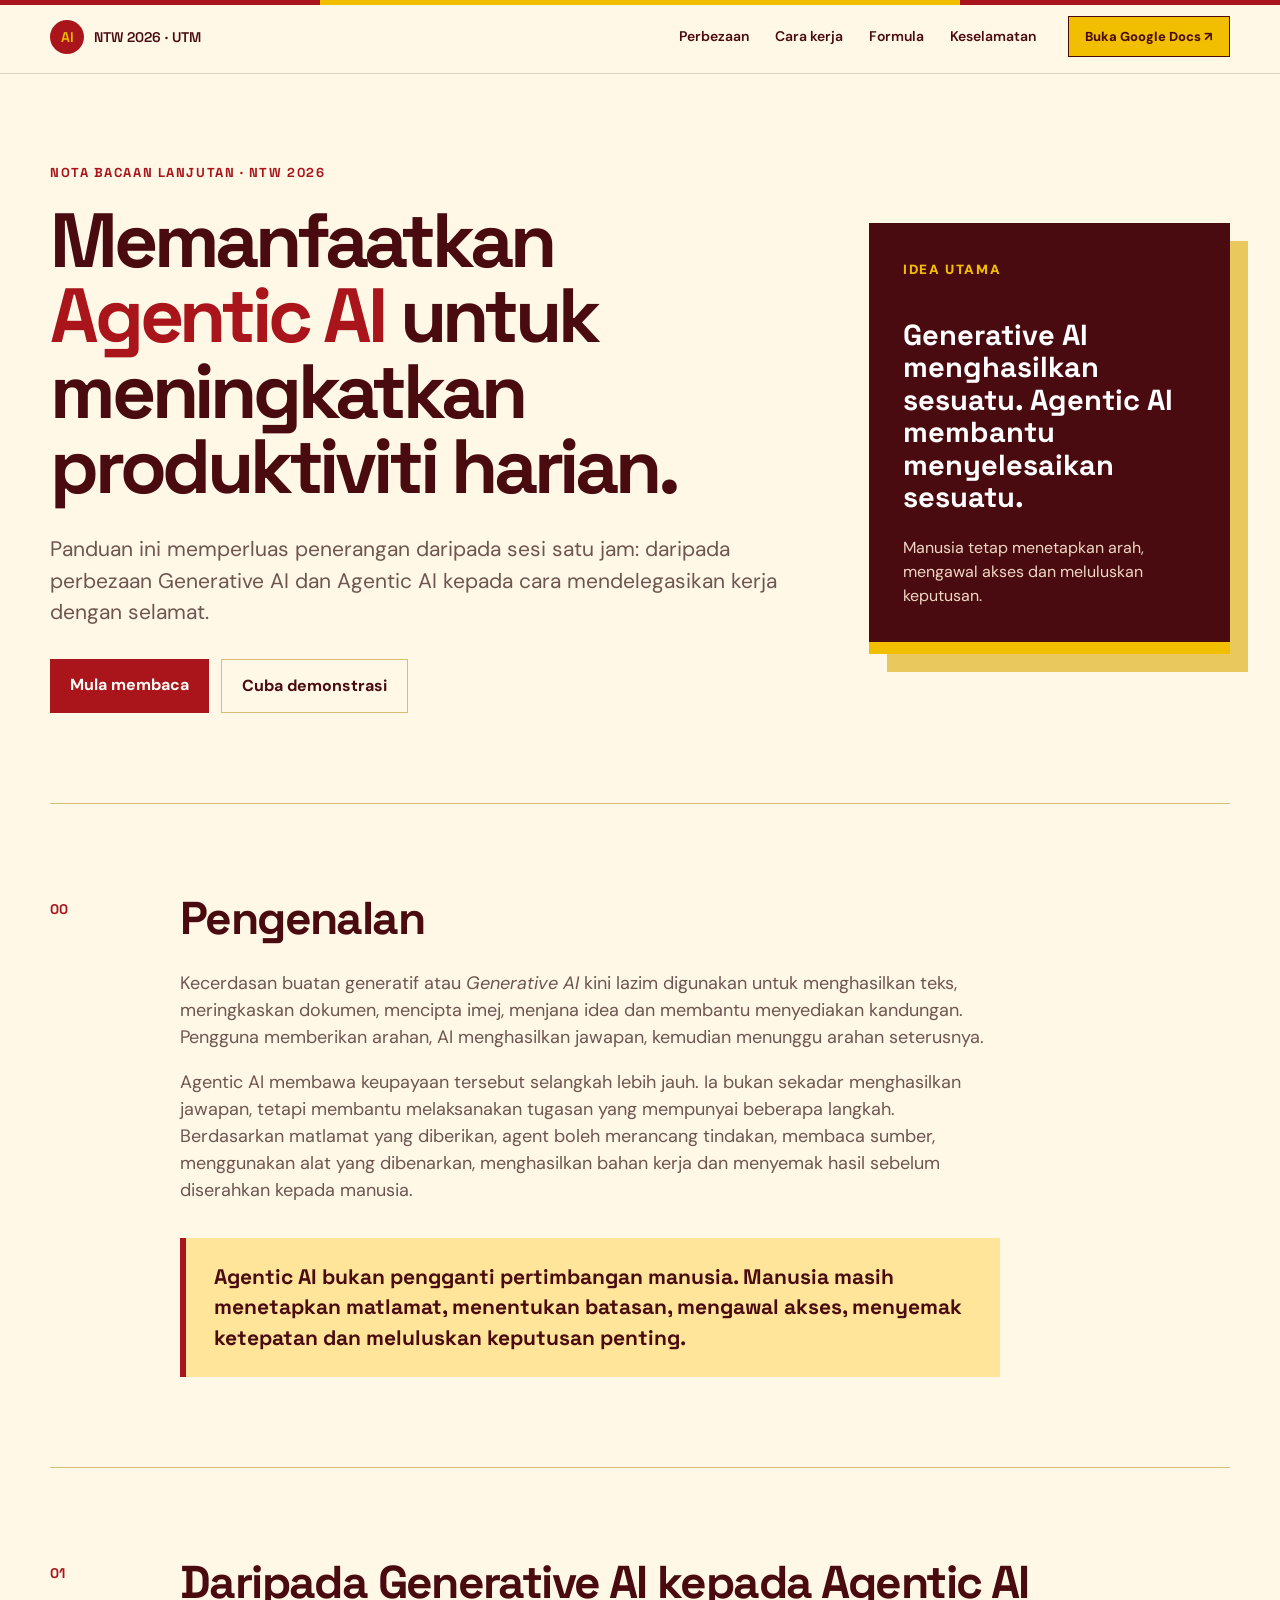
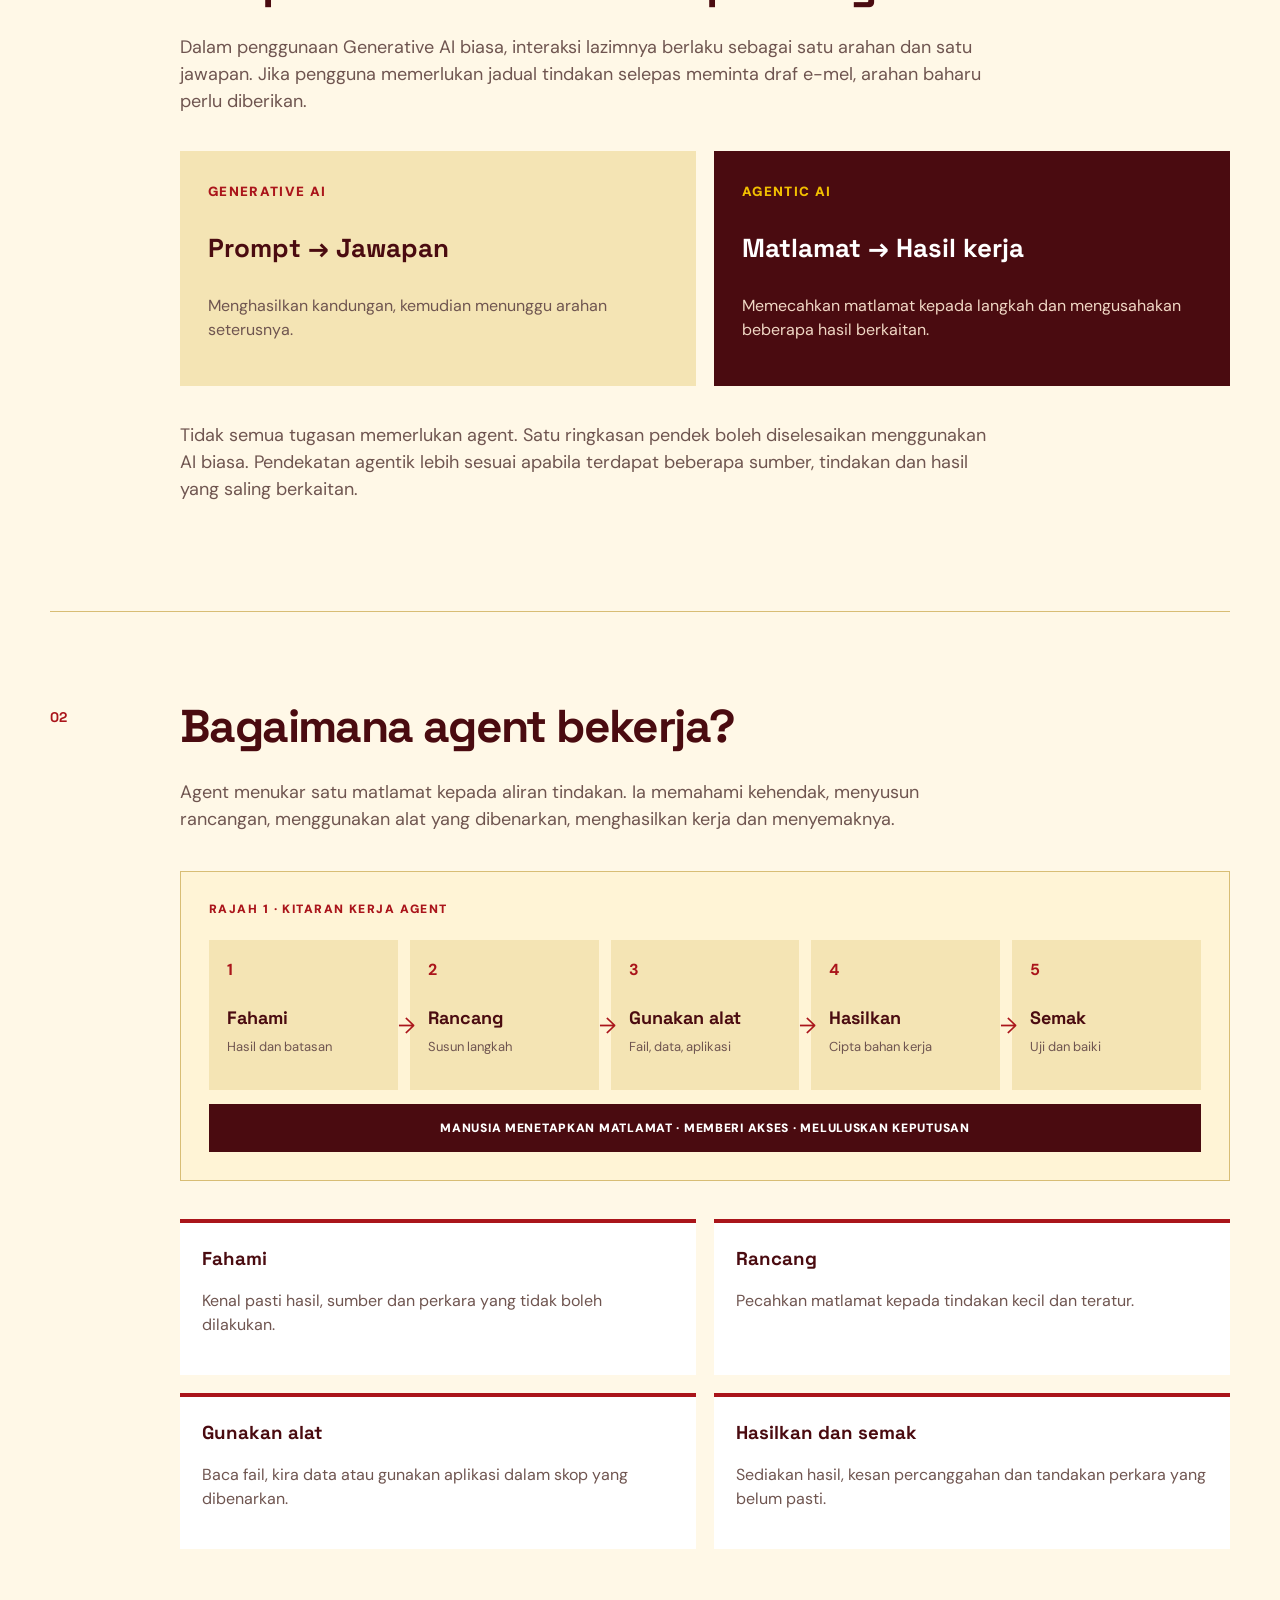
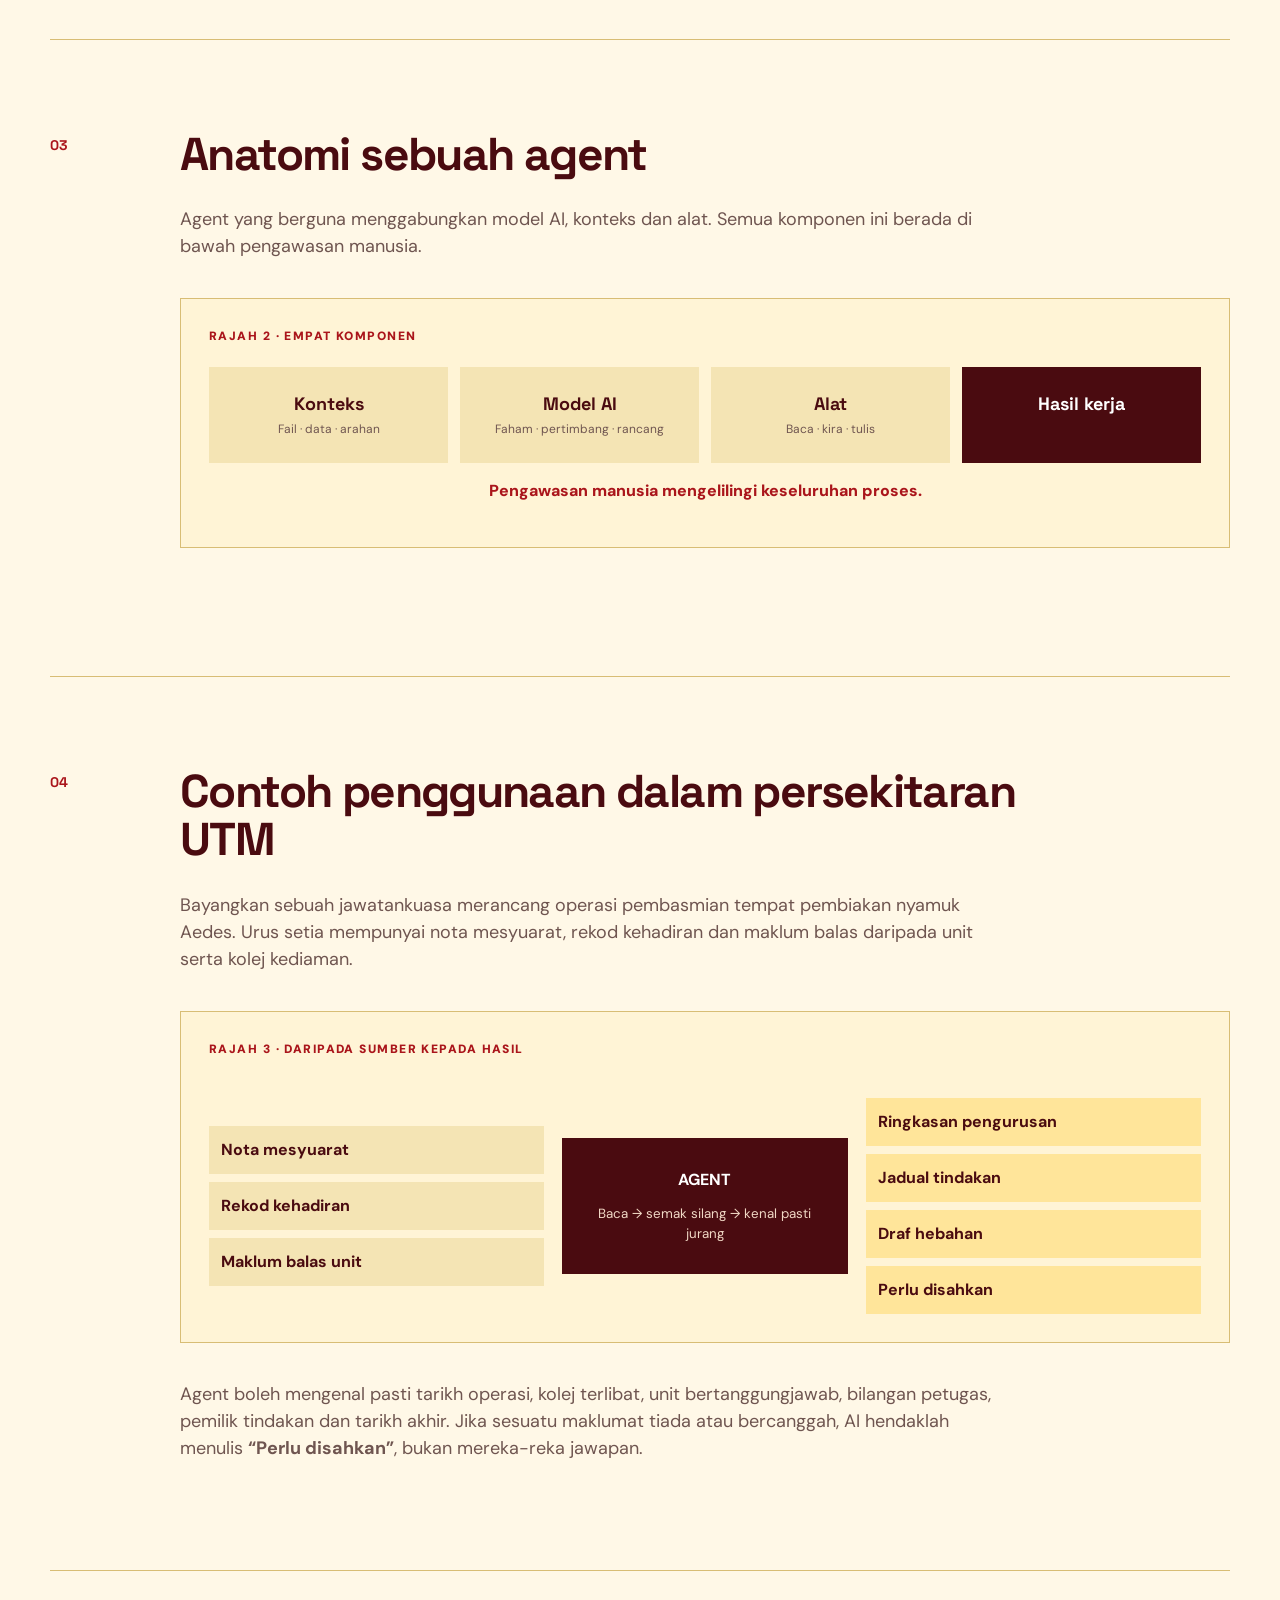
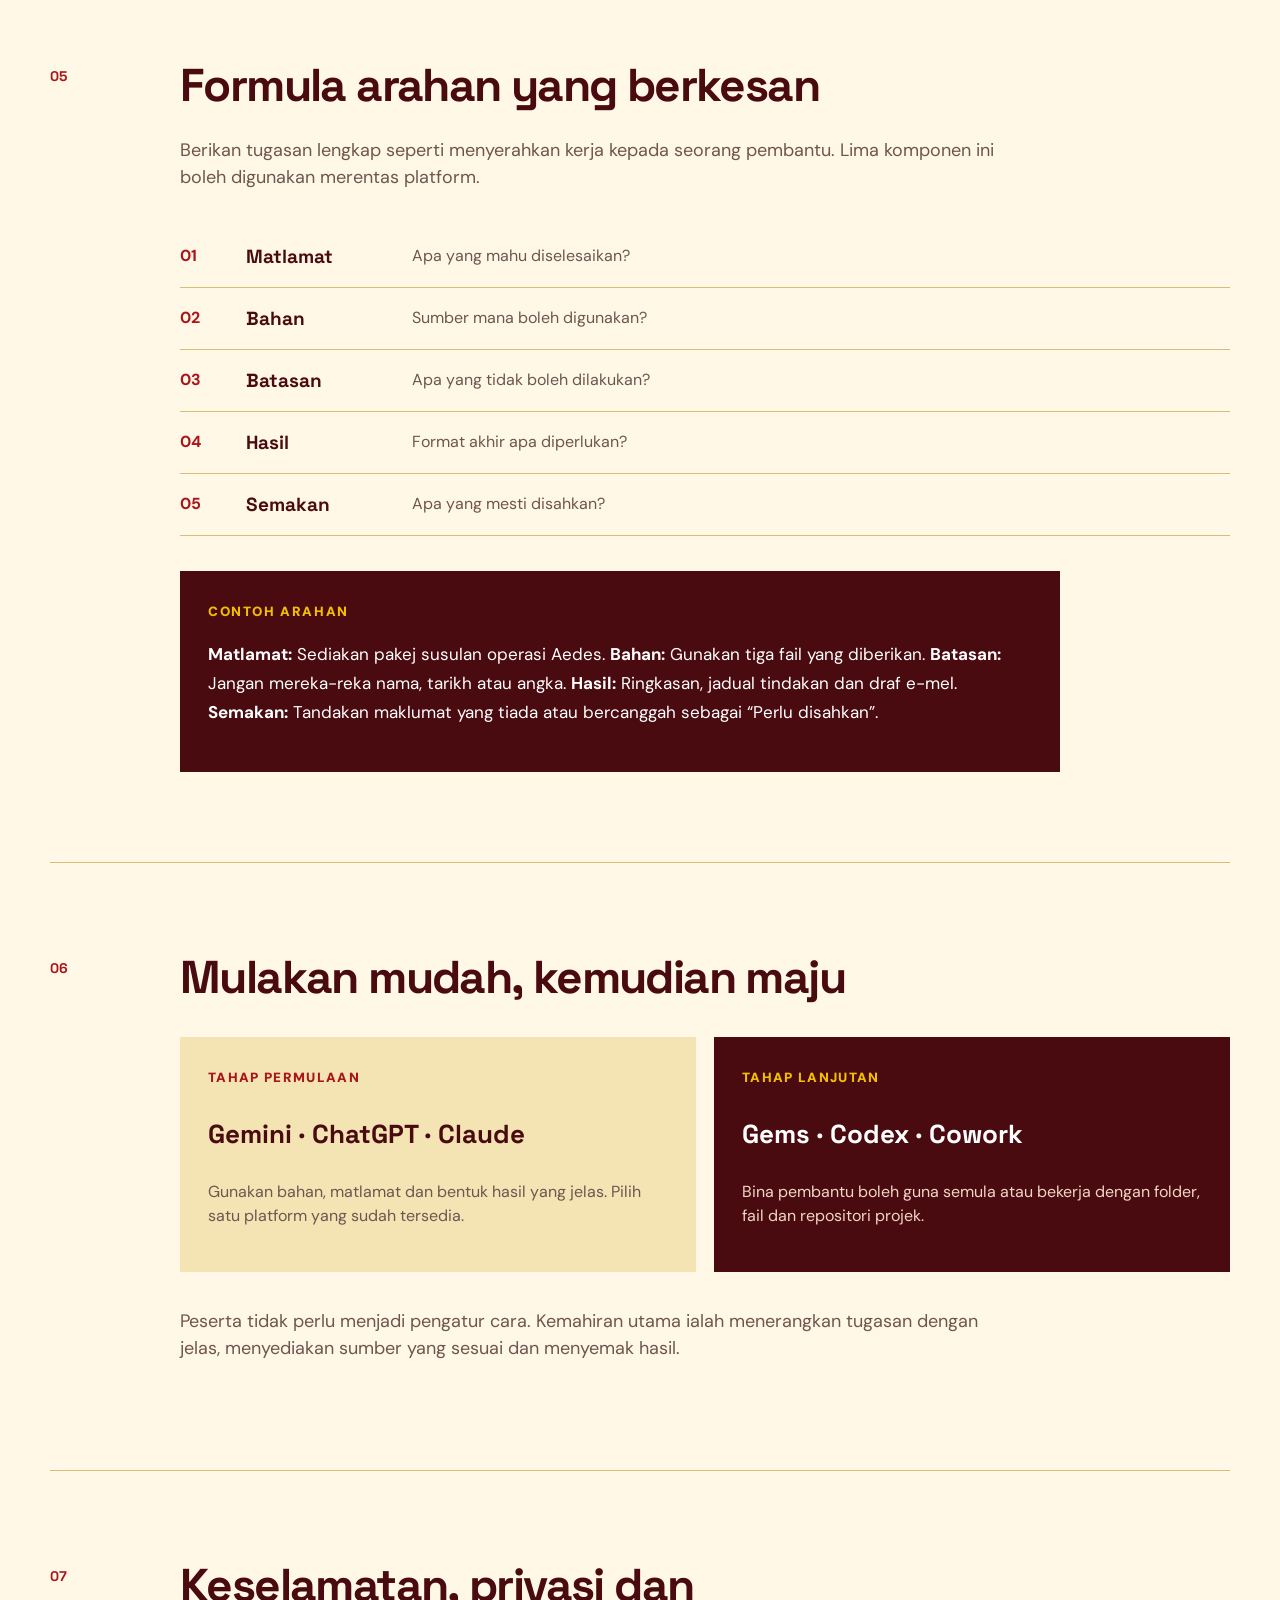
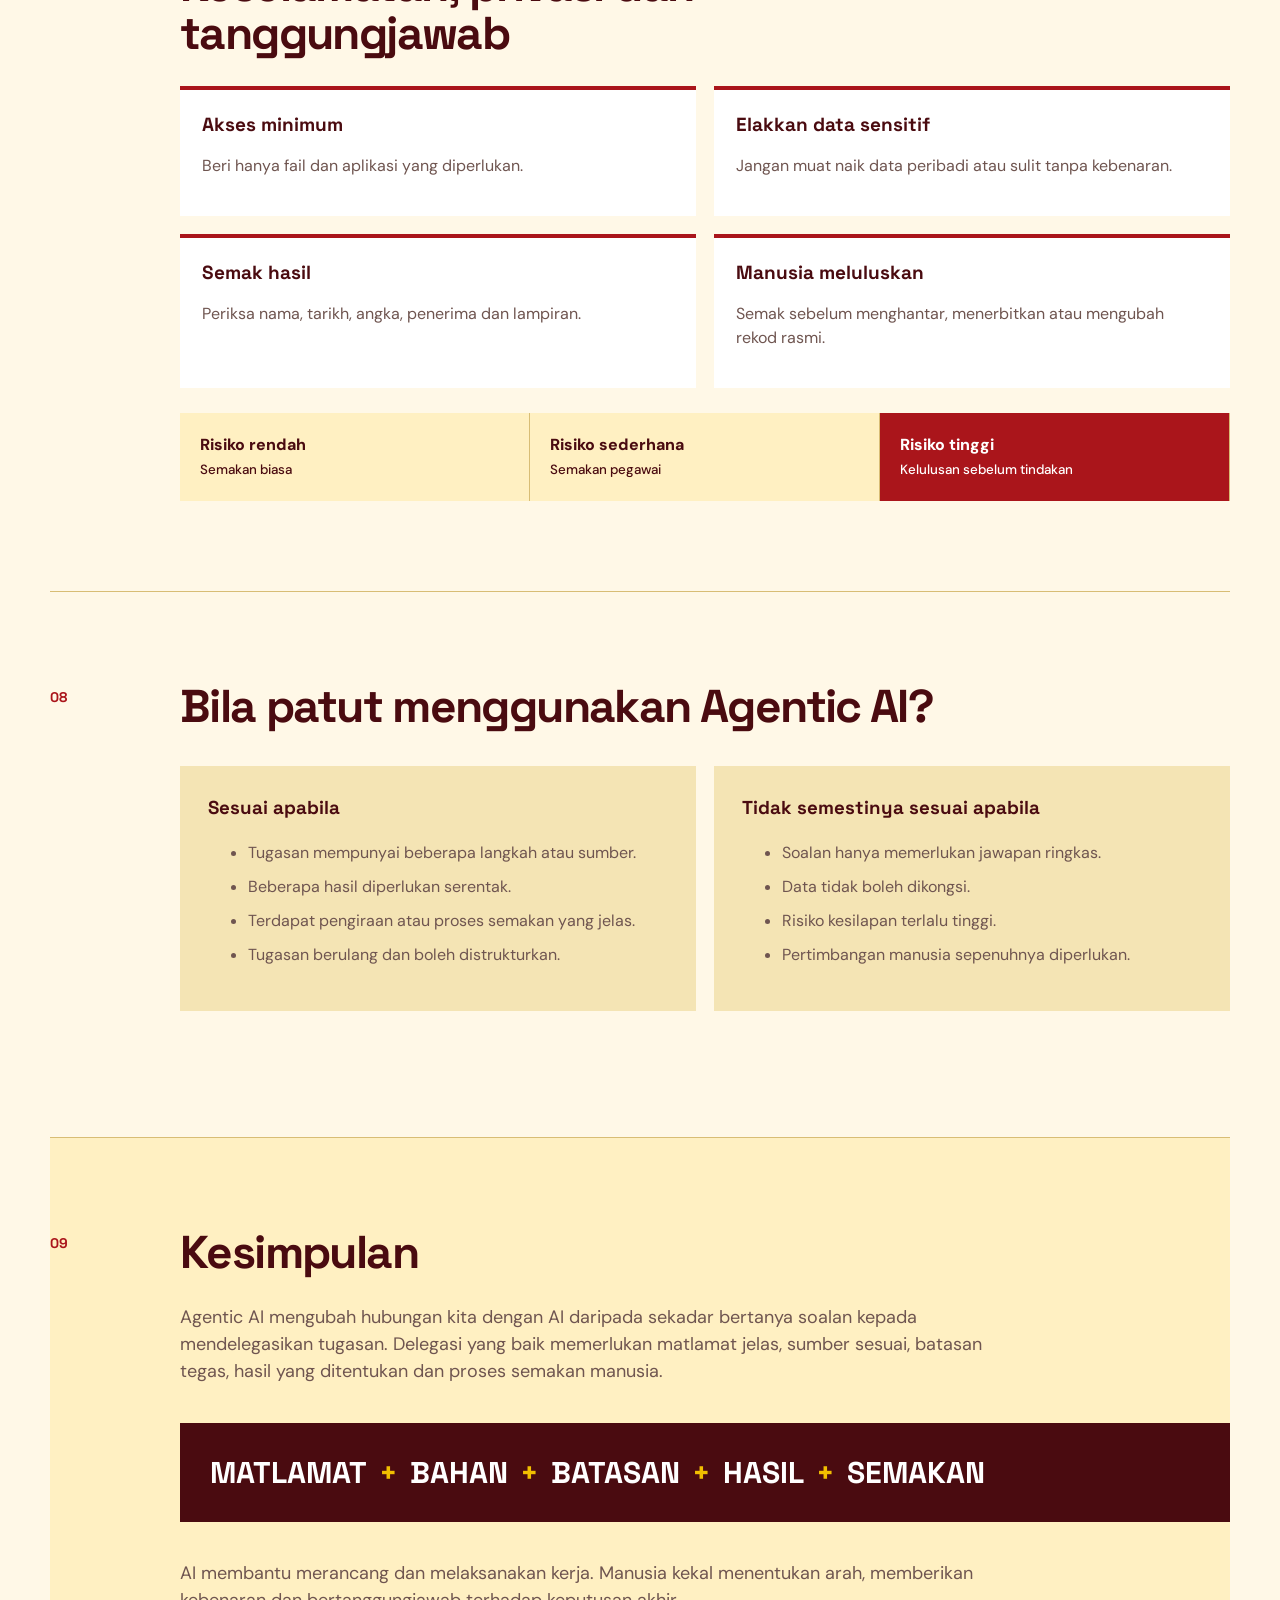
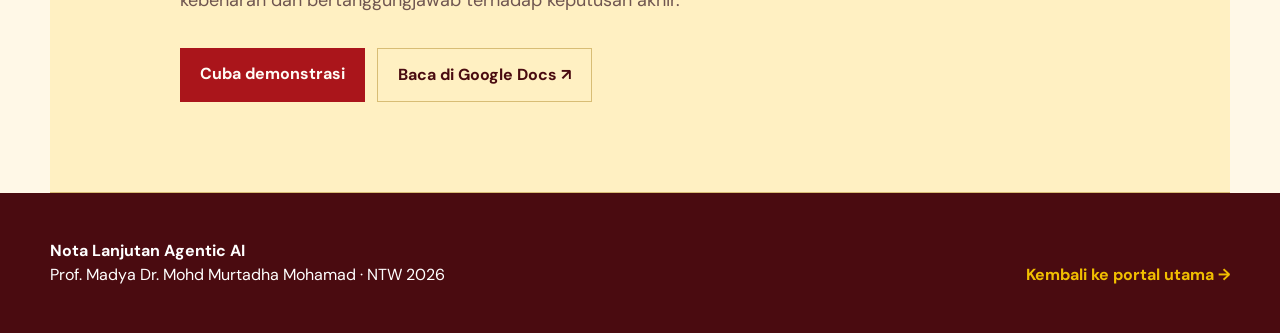
<file: nota-lanjutan.html>
<!doctype html>
<html lang="ms">
<head>
  <meta charset="utf-8">
  <meta name="viewport" content="width=device-width, initial-scale=1">
  <meta name="description" content="Nota bacaan lanjutan NTW 2026 tentang Agentic AI, formula delegasi, contoh penggunaan dan keselamatan.">
  <title>Nota Lanjutan Agentic AI · NTW 2026</title>
  <link rel="preconnect" href="https://fonts.googleapis.com">
  <link rel="preconnect" href="https://fonts.gstatic.com" crossorigin>
  <link href="https://fonts.googleapis.com/css2?family=DM+Sans:wght@400;500;600;700&family=Space+Grotesk:wght@500;600;700&display=swap" rel="stylesheet">
  <link rel="stylesheet" href="styles.css?v=20260721-1">
</head>
<body class="reading-page">
  <header class="site-header">
    <a class="brand" href="index.html#utama" aria-label="Kembali ke portal utama"><span class="brand-mark">AI</span><span>NTW 2026 · UTM</span></a>
    <nav aria-label="Navigasi nota">
      <a href="#perbezaan">Perbezaan</a><a href="#cara-kerja">Cara kerja</a><a href="#formula">Formula</a><a href="#selamat">Keselamatan</a>
    </nav>
    <a class="header-cta" href="https://docs.google.com/document/d/1MTmJkNfEZWcOxp85pPYR8SaPoRA-ygs10a81CAzFUdc/edit" target="_blank" rel="noreferrer">Buka Google Docs ↗</a>
  </header>

  <main class="reading-main">
    <header class="reading-hero">
      <div>
        <p class="eyebrow">NOTA BACAAN LANJUTAN · NTW 2026</p>
        <h1>Memanfaatkan <span>Agentic AI</span> untuk meningkatkan produktiviti harian.</h1>
        <p class="reading-lead">Panduan ini memperluas penerangan daripada sesi satu jam: daripada perbezaan Generative AI dan Agentic AI kepada cara mendelegasikan kerja dengan selamat.</p>
        <div class="hero-actions"><a class="button primary" href="#mula">Mula membaca</a><a class="button secondary" href="index.html#demo">Cuba demonstrasi</a></div>
      </div>
      <aside class="reading-summary"><small>IDEA UTAMA</small><strong>Generative AI menghasilkan sesuatu. Agentic AI membantu menyelesaikan sesuatu.</strong><p>Manusia tetap menetapkan arah, mengawal akses dan meluluskan keputusan.</p></aside>
    </header>

    <article class="longform" id="mula">
      <section>
        <p class="section-number">00</p><div><h2>Pengenalan</h2><p>Kecerdasan buatan generatif atau <em>Generative AI</em> kini lazim digunakan untuk menghasilkan teks, meringkaskan dokumen, mencipta imej, menjana idea dan membantu menyediakan kandungan. Pengguna memberikan arahan, AI menghasilkan jawapan, kemudian menunggu arahan seterusnya.</p><p>Agentic AI membawa keupayaan tersebut selangkah lebih jauh. Ia bukan sekadar menghasilkan jawapan, tetapi membantu melaksanakan tugasan yang mempunyai beberapa langkah. Berdasarkan matlamat yang diberikan, agent boleh merancang tindakan, membaca sumber, menggunakan alat yang dibenarkan, menghasilkan bahan kerja dan menyemak hasil sebelum diserahkan kepada manusia.</p><blockquote>Agentic AI bukan pengganti pertimbangan manusia. Manusia masih menetapkan matlamat, menentukan batasan, mengawal akses, menyemak ketepatan dan meluluskan keputusan penting.</blockquote></div>
      </section>

      <section id="perbezaan">
        <p class="section-number">01</p><div><h2>Daripada Generative AI kepada Agentic AI</h2><p>Dalam penggunaan Generative AI biasa, interaksi lazimnya berlaku sebagai satu arahan dan satu jawapan. Jika pengguna memerlukan jadual tindakan selepas meminta draf e-mel, arahan baharu perlu diberikan.</p><div class="article-compare"><article><small>GENERATIVE AI</small><h3>Prompt → Jawapan</h3><p>Menghasilkan kandungan, kemudian menunggu arahan seterusnya.</p></article><article><small>AGENTIC AI</small><h3>Matlamat → Hasil kerja</h3><p>Memecahkan matlamat kepada langkah dan mengusahakan beberapa hasil berkaitan.</p></article></div><p>Tidak semua tugasan memerlukan agent. Satu ringkasan pendek boleh diselesaikan menggunakan AI biasa. Pendekatan agentik lebih sesuai apabila terdapat beberapa sumber, tindakan dan hasil yang saling berkaitan.</p></div>
      </section>

      <section id="cara-kerja">
        <p class="section-number">02</p><div><h2>Bagaimana agent bekerja?</h2><p>Agent menukar satu matlamat kepada aliran tindakan. Ia memahami kehendak, menyusun rancangan, menggunakan alat yang dibenarkan, menghasilkan kerja dan menyemaknya.</p><figure class="web-diagram"><figcaption>RAJAH 1 · KITARAN KERJA AGENT</figcaption><ol class="diagram-flow"><li><b>1</b><strong>Fahami</strong><span>Hasil dan batasan</span></li><li><b>2</b><strong>Rancang</strong><span>Susun langkah</span></li><li><b>3</b><strong>Gunakan alat</strong><span>Fail, data, aplikasi</span></li><li><b>4</b><strong>Hasilkan</strong><span>Cipta bahan kerja</span></li><li><b>5</b><strong>Semak</strong><span>Uji dan baiki</span></li></ol><p class="diagram-human">MANUSIA MENETAPKAN MATLAMAT · MEMBERI AKSES · MELULUSKAN KEPUTUSAN</p></figure><div class="explain-grid"><article><h3>Fahami</h3><p>Kenal pasti hasil, sumber dan perkara yang tidak boleh dilakukan.</p></article><article><h3>Rancang</h3><p>Pecahkan matlamat kepada tindakan kecil dan teratur.</p></article><article><h3>Gunakan alat</h3><p>Baca fail, kira data atau gunakan aplikasi dalam skop yang dibenarkan.</p></article><article><h3>Hasilkan dan semak</h3><p>Sediakan hasil, kesan percanggahan dan tandakan perkara yang belum pasti.</p></article></div></div>
      </section>

      <section>
        <p class="section-number">03</p><div><h2>Anatomi sebuah agent</h2><p>Agent yang berguna menggabungkan model AI, konteks dan alat. Semua komponen ini berada di bawah pengawasan manusia.</p><figure class="agent-stack"><figcaption>RAJAH 2 · EMPAT KOMPONEN</figcaption><div><span>Konteks<br><small>Fail · data · arahan</small></span><span>Model AI<br><small>Faham · pertimbang · rancang</small></span><span>Alat<br><small>Baca · kira · tulis</small></span><strong>Hasil kerja</strong></div><p>Pengawasan manusia mengelilingi keseluruhan proses.</p></figure></div>
      </section>

      <section>
        <p class="section-number">04</p><div><h2>Contoh penggunaan dalam persekitaran UTM</h2><p>Bayangkan sebuah jawatankuasa merancang operasi pembasmian tempat pembiakan nyamuk Aedes. Urus setia mempunyai nota mesyuarat, rekod kehadiran dan maklum balas daripada unit serta kolej kediaman.</p><figure class="input-output"><figcaption>RAJAH 3 · DARIPADA SUMBER KEPADA HASIL</figcaption><div class="io-sources"><span>Nota mesyuarat</span><span>Rekod kehadiran</span><span>Maklum balas unit</span></div><div class="io-agent"><strong>AGENT</strong><small>Baca → semak silang → kenal pasti jurang</small></div><div class="io-results"><span>Ringkasan pengurusan</span><span>Jadual tindakan</span><span>Draf hebahan</span><span>Perlu disahkan</span></div></figure><p>Agent boleh mengenal pasti tarikh operasi, kolej terlibat, unit bertanggungjawab, bilangan petugas, pemilik tindakan dan tarikh akhir. Jika sesuatu maklumat tiada atau bercanggah, AI hendaklah menulis <strong>“Perlu disahkan”</strong>, bukan mereka-reka jawapan.</p></div>
      </section>

      <section id="formula">
        <p class="section-number">05</p><div><h2>Formula arahan yang berkesan</h2><p>Berikan tugasan lengkap seperti menyerahkan kerja kepada seorang pembantu. Lima komponen ini boleh digunakan merentas platform.</p><ol class="delegate-formula"><li><b>01</b><strong>Matlamat</strong><span>Apa yang mahu diselesaikan?</span></li><li><b>02</b><strong>Bahan</strong><span>Sumber mana boleh digunakan?</span></li><li><b>03</b><strong>Batasan</strong><span>Apa yang tidak boleh dilakukan?</span></li><li><b>04</b><strong>Hasil</strong><span>Format akhir apa diperlukan?</span></li><li><b>05</b><strong>Semakan</strong><span>Apa yang mesti disahkan?</span></li></ol><div class="example-prompt"><small>CONTOH ARAHAN</small><p><strong>Matlamat:</strong> Sediakan pakej susulan operasi Aedes. <strong>Bahan:</strong> Gunakan tiga fail yang diberikan. <strong>Batasan:</strong> Jangan mereka-reka nama, tarikh atau angka. <strong>Hasil:</strong> Ringkasan, jadual tindakan dan draf e-mel. <strong>Semakan:</strong> Tandakan maklumat yang tiada atau bercanggah sebagai “Perlu disahkan”.</p></div></div>
      </section>

      <section>
        <p class="section-number">06</p><div><h2>Mulakan mudah, kemudian maju</h2><div class="level-cards"><article><small>TAHAP PERMULAAN</small><h3>Gemini · ChatGPT · Claude</h3><p>Gunakan bahan, matlamat dan bentuk hasil yang jelas. Pilih satu platform yang sudah tersedia.</p></article><article><small>TAHAP LANJUTAN</small><h3>Gems · Codex · Cowork</h3><p>Bina pembantu boleh guna semula atau bekerja dengan folder, fail dan repositori projek.</p></article></div><p>Peserta tidak perlu menjadi pengatur cara. Kemahiran utama ialah menerangkan tugasan dengan jelas, menyediakan sumber yang sesuai dan menyemak hasil.</p></div>
      </section>

      <section id="selamat">
        <p class="section-number">07</p><div><h2>Keselamatan, privasi dan tanggungjawab</h2><div class="safety-notes"><article><strong>Akses minimum</strong><p>Beri hanya fail dan aplikasi yang diperlukan.</p></article><article><strong>Elakkan data sensitif</strong><p>Jangan muat naik data peribadi atau sulit tanpa kebenaran.</p></article><article><strong>Semak hasil</strong><p>Periksa nama, tarikh, angka, penerima dan lampiran.</p></article><article><strong>Manusia meluluskan</strong><p>Semak sebelum menghantar, menerbitkan atau mengubah rekod rasmi.</p></article></div><div class="risk-line"><span>Risiko rendah<br><small>Semakan biasa</small></span><span>Risiko sederhana<br><small>Semakan pegawai</small></span><span>Risiko tinggi<br><small>Kelulusan sebelum tindakan</small></span></div></div>
      </section>

      <section>
        <p class="section-number">08</p><div><h2>Bila patut menggunakan Agentic AI?</h2><div class="when-grid"><article><h3>Sesuai apabila</h3><ul><li>Tugasan mempunyai beberapa langkah atau sumber.</li><li>Beberapa hasil diperlukan serentak.</li><li>Terdapat pengiraan atau proses semakan yang jelas.</li><li>Tugasan berulang dan boleh distrukturkan.</li></ul></article><article><h3>Tidak semestinya sesuai apabila</h3><ul><li>Soalan hanya memerlukan jawapan ringkas.</li><li>Data tidak boleh dikongsi.</li><li>Risiko kesilapan terlalu tinggi.</li><li>Pertimbangan manusia sepenuhnya diperlukan.</li></ul></article></div></div>
      </section>

      <section class="reading-conclusion">
        <p class="section-number">09</p><div><h2>Kesimpulan</h2><p>Agentic AI mengubah hubungan kita dengan AI daripada sekadar bertanya soalan kepada mendelegasikan tugasan. Delegasi yang baik memerlukan matlamat jelas, sumber sesuai, batasan tegas, hasil yang ditentukan dan proses semakan manusia.</p><div class="formula-callout">MATLAMAT <span>+</span> BAHAN <span>+</span> BATASAN <span>+</span> HASIL <span>+</span> SEMAKAN</div><p>AI membantu merancang dan melaksanakan kerja. Manusia kekal menentukan arah, memberikan kebenaran dan bertanggungjawab terhadap keputusan akhir.</p><div class="reading-actions"><a class="button primary" href="index.html#demo">Cuba demonstrasi</a><a class="button secondary" href="https://docs.google.com/document/d/1MTmJkNfEZWcOxp85pPYR8SaPoRA-ygs10a81CAzFUdc/edit" target="_blank" rel="noreferrer">Baca di Google Docs ↗</a></div></div>
      </section>
    </article>
  </main>
  <footer><p><strong>Nota Lanjutan Agentic AI</strong><br>Prof. Madya Dr. Mohd Murtadha Mohamad · NTW 2026</p><a href="index.html#utama">Kembali ke portal utama →</a></footer>
</body>
</html>
</file>
<file: styles.css>
:root{--ink:#4a0b10;--muted:#6f5550;--paper:#fff8e7;--panel:#f4e4b4;--teal:#aa151b;--lime:#f1bf00;--line:#d8bd75;--white:#fffdf7;--max:1180px}
*{box-sizing:border-box}
html{scroll-behavior:smooth}
body{margin:0;background:var(--paper);color:var(--ink);font-family:"DM Sans",sans-serif;line-height:1.5}
a{color:inherit;text-decoration:none}
.site-header{position:sticky;top:0;z-index:20;height:74px;display:flex;align-items:center;gap:32px;padding:0 max(24px,calc((100vw - var(--max))/2));background:rgba(255,248,231,.95);border-bottom:1px solid rgba(74,11,16,.16);backdrop-filter:blur(16px)}
.site-header::before{content:"";position:absolute;top:0;left:0;right:0;height:5px;background:linear-gradient(90deg,#aa151b 0 25%,#f1bf00 25% 75%,#aa151b 75% 100%)}
.brand{display:flex;align-items:center;gap:10px;font:600 14px "Space Grotesk"}
.brand-mark{display:grid;place-items:center;width:34px;height:34px;background:var(--teal);color:var(--lime);border-radius:50%}
nav{display:flex;gap:26px;margin-left:auto;font-size:14px;font-weight:600}
nav a:hover{color:var(--teal)}
.header-cta{padding:10px 16px;background:var(--lime);border:1px solid var(--ink);font-size:13px;font-weight:800}
.hero{min-height:calc(100vh - 74px);max-width:var(--max);margin:auto;display:grid;grid-template-columns:1.15fr .85fr;align-items:center;gap:72px;padding:80px 0}
.eyebrow{margin:0 0 22px;color:var(--teal);font:700 13px "Space Grotesk";letter-spacing:.12em}
.hero h1,.section-heading h2,.statement h2,.formula h2,.resources h2{font-family:"Space Grotesk";line-height:1.04;letter-spacing:-.04em}
.hero h1{max-width:760px;margin:0;font-size:clamp(48px,5.8vw,76px)}
.hero h1 span,.statement h2 span{color:var(--teal)}
.lead{max-width:670px;margin:30px 0;color:var(--muted);font-size:21px}
.hero-actions{display:flex;gap:12px}
.button{padding:14px 20px;font-weight:700}
.primary{background:var(--teal);color:var(--white)}
.secondary{border:1px solid var(--line)}
.session-meta{display:flex;gap:38px;margin:56px 0 0}
.session-meta div{padding-left:14px;border-left:3px solid var(--teal)}
.session-meta dt{color:var(--muted);font-size:12px;text-transform:uppercase}
.session-meta dd{margin:3px 0 0;font-weight:700}
.hero-visual{position:relative;aspect-ratio:1;display:grid;place-items:center}
.presenter-visual{position:relative;max-width:360px;margin:0 0 0 auto;transform:translateY(-30px)}
.presenter-photo-frame{position:relative;aspect-ratio:4/5;overflow:hidden;background:var(--panel);border:1px solid var(--line);box-shadow:18px 18px 0 var(--lime)}
.presenter-photo-frame::before{content:"";position:absolute;inset:0;z-index:1;border:8px solid rgba(255,248,231,.72);pointer-events:none}
.presenter-photo-frame img{display:block;width:100%;height:100%;object-fit:cover;object-position:50% 18%}
.cover-hero .presenter-photo-frame{aspect-ratio:2/3}
.cover-hero .presenter-photo-frame img{object-fit:contain;object-position:center}
.presenter-visual figcaption .presenter-tag{display:inline-block;margin:0 0 9px;padding:5px 8px;background:var(--teal);color:white;font-size:10px;font-weight:900;letter-spacing:.1em}
.presenter-visual figcaption{position:relative;z-index:3;width:calc(100% - 42px);margin:-54px 0 0 21px;padding:18px 20px;background:var(--ink);color:white;box-shadow:0 14px 35px rgba(74,11,16,.22)}
.presenter-visual figcaption strong,.presenter-visual figcaption>span:last-child{display:block}
.presenter-visual figcaption strong{font:700 19px/1.25 "Space Grotesk"}
.presenter-visual figcaption>span:last-child{margin-top:5px;color:#f0d7c4;font-size:12px}
.orbit{position:absolute;border:1px solid var(--line);border-radius:50%}
.orbit-one{width:88%;height:88%}
.orbit-two{width:62%;height:62%;border-style:dashed}
.agent-core{position:relative;z-index:2;width:230px;height:230px;display:flex;flex-direction:column;align-items:center;justify-content:center;background:var(--ink);color:white;border-radius:50%;box-shadow:0 30px 80px rgba(74,11,16,.24)}
.agent-core span,.agent-core small{font-size:11px;color:var(--lime);letter-spacing:.12em}
.agent-core strong{margin:8px 0;font:700 34px "Space Grotesk"}
.floating-card{position:absolute;padding:12px 16px;background:white;border:1px solid var(--line);box-shadow:0 12px 35px rgba(74,11,16,.11);font-weight:700;font-size:14px}
.card-a{top:8%;left:7%}
.card-b{right:0;top:37%}
.card-c{bottom:9%;left:15%}
.statement,.process-section,.scenario,.formula,.safety,.resources{max-width:var(--max);margin:auto;padding:110px 0}
.statement h2{max-width:1000px;margin:0 0 52px;font-size:clamp(40px,5vw,64px)}
.comparison{display:grid;grid-template-columns:1fr 1fr;gap:24px}
.comparison article{min-height:310px;padding:38px;background:var(--panel)}
.comparison .dark-card{background:var(--ink);color:white}
.label{color:var(--teal);font:700 13px "Space Grotesk";letter-spacing:.12em}
.dark-card .label{color:var(--lime)}
.mini-flow{display:flex;align-items:center;gap:34px;margin:56px 0 42px;font:600 22px "Space Grotesk";text-transform:uppercase}
.mini-flow span{color:var(--teal);font-size:30px}
.dark-card .mini-flow span{color:var(--lime)}
.comparison article>p:last-child{max-width:480px;color:var(--muted);font-size:19px}
.dark-card>p:last-child{color:#f8e9d0}
.process-section{padding-top:70px}
.section-heading{display:flex;align-items:end;justify-content:space-between;gap:40px;margin-bottom:48px}
.section-heading .eyebrow{align-self:start}
.section-heading h2{max-width:760px;margin:0;font-size:48px}
.process-list{display:grid;grid-template-columns:repeat(5,1fr);gap:14px;margin:0;padding:0;list-style:none}
.process-list li{min-height:270px;padding:26px 22px;background:var(--panel);position:relative}
.process-list li:not(:last-child)::after{content:"→";position:absolute;right:-18px;top:45%;z-index:2;color:var(--teal);font-size:24px}
.process-list span,.safety-grid span{color:var(--teal);font-weight:700}
.process-list h3{margin:46px 0 12px;font:700 24px "Space Grotesk"}
.process-list p{color:var(--muted)}
.process-list .active{background:var(--ink);color:white}
.process-list .active span{color:var(--lime)}
.process-list .active p{color:#f8e9d0}
.human-note{margin:16px 0 0;padding:24px;background:#ffe59a;text-align:center;font-size:20px;font-weight:700}
.scenario{padding-top:70px}
.scenario-flow{display:grid;grid-template-columns:.9fr 1fr 1fr;gap:42px;align-items:stretch}
.scenario-goal{display:flex;flex-direction:column;justify-content:center;padding-right:40px;border-right:4px solid var(--teal)}
.scenario-goal small,.scenario-column small{color:var(--muted);font-weight:700;letter-spacing:.1em}
.scenario-goal strong{margin-top:22px;font:700 33px/1.15 "Space Grotesk"}
.scenario-column{display:flex;flex-direction:column;gap:14px}
.scenario-column span{padding:18px 20px;background:var(--panel);font-weight:700}
.scenario-column.output span{background:#ffe59a}
.scenario-column.output span:last-child{background:var(--ink);color:white}
.formula{display:grid;grid-template-columns:.9fr 1.1fr;gap:90px;align-items:start}
.formula h2{margin:0;font-size:52px}
.formula-intro>p:last-child{color:var(--muted);font-size:18px}
.formula-list{margin:0;padding:0;list-style:none}
.formula-list li{display:grid;grid-template-columns:50px 150px 1fr;gap:12px;padding:20px 0;border-bottom:1px solid var(--line);align-items:center}
.formula-list span{color:var(--teal);font-weight:700}
.formula-list strong{font:700 21px "Space Grotesk"}
.formula-list p{margin:0;color:var(--muted)}
.demo-section{padding:110px max(24px,calc((100vw - var(--max))/2));background:var(--ink);color:white}
.beginner-path{margin-bottom:28px;padding:30px;background:white;color:var(--ink);border-top:7px solid var(--lime)}
.beginner-path-intro{display:grid;grid-template-columns:220px 1fr;gap:30px;align-items:start;margin-bottom:26px}
.beginner-path-intro h3{max-width:780px;margin:0;font:700 30px/1.15 "Space Grotesk"}
.beginner-path ol{display:grid;grid-template-columns:repeat(3,1fr);gap:12px;margin:0;padding:0;list-style:none}
.beginner-path li{position:relative;min-height:170px;padding:20px;background:var(--panel)}
.beginner-path li>span{color:var(--teal);font-size:13px;font-weight:900}
.beginner-path li>strong{display:block;margin:22px 0 7px;font:700 19px "Space Grotesk"}
.beginner-path li>p{margin:0;color:var(--muted);font-size:14px}
.beginner-fallback{display:grid;grid-template-columns:190px 1fr;gap:18px;margin-top:14px;padding:16px 18px;background:#fff0c2;border-left:4px solid #aa151b}
.beginner-fallback span{color:var(--muted);font-size:14px}
.basic-demo-note{display:grid;grid-template-columns:150px 1fr auto;align-items:center;gap:22px;margin-bottom:28px;padding:20px 22px;background:#ffe59a;color:var(--ink);border-left:5px solid var(--teal)}
.basic-demo-note>strong{font:700 18px "Space Grotesk"}
.basic-demo-note>span{color:var(--muted)}
.basic-demo-files{display:flex;flex-wrap:wrap;gap:7px}
.basic-demo-files a{padding:9px 11px;background:white;border:1px solid var(--line);font-size:12px;font-weight:800}
.facilitator-check{margin:-12px 0 28px;border:1px solid #9a2b2f;background:#650f16}
.facilitator-check summary{padding:14px 18px;color:var(--lime);font-size:13px;font-weight:800;cursor:pointer}
.facilitator-check p{margin:0;padding:0 18px 18px;color:#f0d7c4;font-size:14px}
.facilitator-check p a{color:var(--lime);font-weight:800;text-decoration:underline;text-underline-offset:3px}
.basic-demo-grid{display:grid;grid-template-columns:repeat(3,1fr);gap:18px}
.basic-demo-card{display:flex;flex-direction:column;min-width:0;padding:26px;background:#650f16;border:1px solid #9a2b2f}
.basic-demo-card.featured{border-color:var(--teal)}
.basic-demo-head{display:flex;gap:16px;align-items:flex-start}
.basic-demo-head>span{display:grid;place-items:center;flex:none;width:38px;height:38px;background:var(--lime);color:var(--ink);border-radius:50%;font-weight:900}
.basic-demo-head p{margin:0;color:#d8b8a6;font-size:11px;font-weight:800;letter-spacing:.1em}
.basic-demo-head h3{margin:3px 0 0;font:700 25px "Space Grotesk"}
.minute-plan{margin:24px 0;padding:0;list-style:none;border-top:1px solid #9a2b2f}
.minute-plan li{display:grid;grid-template-columns:58px minmax(0,1fr);align-items:start;gap:16px;padding:12px 0;border-bottom:1px solid #9a2b2f;color:#f0d7c4;font-size:13px;line-height:1.5}
.minute-plan strong{display:inline-flex;align-items:center;justify-content:center;min-height:28px;padding:4px 8px;background:rgba(241,191,0,.13);border:1px solid rgba(241,191,0,.45);border-radius:4px;color:var(--lime);font-size:12px;white-space:nowrap}
.minute-plan span{display:block;padding-top:4px}
.basic-demo-card pre{flex:1;min-height:410px;margin:0;padding:17px;overflow:auto;white-space:pre-wrap;background:#2c070a;border-left:3px solid var(--lime);color:#f8e9d0;font:13px/1.55 ui-monospace,SFMono-Regular,Menlo,Monaco,Consolas,monospace}
.basic-demo-actions{display:grid;grid-template-columns:1fr 1fr;gap:8px;margin-top:14px}
.basic-demo-actions a,.basic-demo-actions button{display:flex;align-items:center;justify-content:center;min-height:44px;margin:0;padding:10px 12px;font-weight:800}
.basic-demo-actions a{background:var(--lime);border:2px solid var(--lime);color:var(--ink);box-shadow:0 0 0 1px rgba(255,255,255,.18);font-size:14px}
.basic-demo-actions a:hover{background:white;border-color:white}
.teaching-point{margin:18px 0 0;color:#f0d7c4;font-size:13px}
.teaching-point strong{color:white}
.advanced-heading{margin:100px 0 34px;padding-top:44px;border-top:1px solid #9a2b2f}
.advanced-heading h3{max-width:800px;margin:0;font:700 38px/1.1 "Space Grotesk"}
.advanced-heading>p:last-child{max-width:850px;color:#f0d7c4;font-size:18px}
.section-heading.light{display:block}
.section-heading.light h2{max-width:900px}
.section-heading.light>p:last-child{color:#f0d7c4;font-size:19px}
.demo-grid{display:grid;grid-template-columns:repeat(3,1fr);gap:18px}
.demo-grid article{min-height:330px;padding:30px;border:1px solid #9a2b2f}
.demo-grid article:nth-child(2){background:#650f16;border-color:var(--lime)}
.demo-number{color:var(--lime);font-weight:700}
.demo-grid h3{margin:62px 0 16px;font:700 28px "Space Grotesk"}
.demo-grid p{color:#f0d7c4}
.demo-grid a{display:inline-block;margin-top:24px;color:var(--lime);font-weight:700}
.safety-grid{display:grid;grid-template-columns:repeat(3,1fr);gap:22px}
.safety-grid article{padding-top:24px;border-top:5px solid var(--teal)}
.safety-grid article:first-child{border-color:var(--lime)}
.safety-grid h3{margin:38px 0 12px;font:700 25px "Space Grotesk"}
.safety-grid p{color:var(--muted);font-size:18px}
.resources{display:grid;grid-template-columns:1fr 1fr;gap:80px}
.resources h2{margin:0;font-size:50px}
.resource-links{border-top:1px solid var(--line)}
.resource-links a{display:flex;justify-content:space-between;align-items:center;padding:22px 4px;border-bottom:1px solid var(--line)}
.resource-links a:hover span{color:var(--teal)}
.resource-links span{font-weight:700}
.resource-links small{color:var(--muted)}
footer{display:flex;justify-content:space-between;align-items:end;padding:46px max(24px,calc((100vw - var(--max))/2));background:var(--ink);color:white}
footer p{margin:0}
footer a{color:var(--lime);font-weight:700}
@media(max-width:900px){.site-header nav{display:none}
.header-cta{margin-left:auto}
.hero{grid-template-columns:1fr;padding:64px 24px}
.hero-visual{max-width:500px;margin:auto}
.presenter-visual{width:min(100%,470px);margin:20px auto 0;transform:none}
.statement,.process-section,.scenario,.formula,.safety,.resources{padding:80px 24px}
.comparison,.formula,.resources{grid-template-columns:1fr}
.process-list{grid-template-columns:1fr 1fr}
.scenario-flow{grid-template-columns:1fr}
.scenario-goal{border-right:0;border-bottom:4px solid var(--teal);padding:0 0 28px}
.demo-grid,.safety-grid{grid-template-columns:1fr}
.demo-section{padding:80px 24px}
.beginner-path-intro{grid-template-columns:1fr}.beginner-path ol{grid-template-columns:1fr 1fr}.basic-demo-note{grid-template-columns:1fr}.basic-demo-grid{grid-template-columns:1fr}.basic-demo-card pre{min-height:auto;max-height:430px}
.section-heading{display:block}
.session-meta{flex-wrap:wrap}
}
@media(max-width:560px){.header-cta{display:none}
.hero h1{font-size:44px}
.hero-visual{display:none}
.presenter-photo-frame{aspect-ratio:5/6;box-shadow:10px 10px 0 var(--lime)}
.presenter-visual figcaption{width:calc(100% - 24px);margin:-42px 0 0 12px;padding:15px 16px}
.comparison,.process-list{grid-template-columns:1fr}
.process-list li:not(:last-child)::after{content:"↓";right:50%;top:auto;bottom:-24px}
.session-meta{display:grid;gap:16px}
.formula-list li{grid-template-columns:42px 1fr}
.formula-list p{grid-column:2}
.resources h2,.formula h2,.section-heading h2{font-size:38px}
.resource-links a{align-items:start;gap:16px;flex-direction:column}
footer{display:block}
footer a{display:inline-block;margin-top:24px}
.beginner-path{padding:22px 18px}.beginner-path ol{grid-template-columns:1fr}.beginner-path li{min-height:auto}.beginner-fallback{grid-template-columns:1fr}.basic-demo-note{padding:18px}.basic-demo-actions{grid-template-columns:1fr}.advanced-heading h3{font-size:30px}
}
h1,h2,h3,.brand,.eyebrow,.label,.mini-flow,.scenario-goal strong,.formula-list strong,.agent-core strong{font-family:"Space Grotesk","DM Sans",Arial,sans-serif!important}
.platform-grid{display:grid;grid-template-columns:repeat(3,1fr);gap:18px}
.platform-card{min-height:390px;padding:30px;border:1px solid #9a2b2f;display:flex;flex-direction:column;align-items:flex-start}
.platform-card.codex-card{background:#650f16;border-color:var(--lime)}
.platform-card .platform-kicker{margin:48px 0 0;color:#d8b8a6;font-size:12px;font-weight:700;letter-spacing:.12em}
.platform-card h3{margin:8px 0 16px;font-size:28px}
.platform-card>p:not(.platform-kicker){margin:0;color:#f0d7c4}
.platform-card .launch-button{display:inline-flex;align-items:center;justify-content:center;margin-top:auto;padding:13px 17px;background:var(--lime);color:var(--ink);font-weight:800}
.platform-card .launch-button:hover{background:white}
.platform-card small{display:block;margin-top:14px;color:#d8b8a6;line-height:1.4}
.prompt-heading{margin:100px 0 34px;padding-top:38px;border-top:1px solid #9a2b2f}
.prompt-heading h3{max-width:780px;margin:0;font-size:38px}
.prompt-heading>p:last-child{color:#f0d7c4;font-size:18px}
.prompt-grid{display:grid;grid-template-columns:1fr 1fr;gap:18px}
.prompt-card{padding:26px;background:#650f16;border:1px solid #9a2b2f}
.prompt-card-head{display:flex;align-items:flex-start;justify-content:space-between;gap:20px;margin-bottom:22px}
.prompt-card-head span{color:var(--lime);font-size:12px;font-weight:700;letter-spacing:.1em}
.prompt-card-head h4{margin:5px 0 0;font:700 22px "Space Grotesk","DM Sans",Arial,sans-serif}
.copy-button{flex:none;padding:10px 13px;border:1px solid var(--teal);background:transparent;color:white;font:700 13px "DM Sans",Arial,sans-serif;cursor:pointer}
.copy-button:hover,.copy-button.copied{background:var(--teal);color:var(--ink)}
.prompt-card pre{min-height:260px;margin:0;padding:20px;overflow:auto;white-space:pre-wrap;background:#2c070a;border-left:3px solid var(--lime);color:#f8e9d0;font:15px/1.62 ui-monospace,SFMono-Regular,Menlo,Monaco,Consolas,monospace}
.copy-toast{position:fixed;right:24px;bottom:24px;z-index:50;max-width:330px;padding:14px 18px;background:var(--lime);color:var(--ink);font-weight:800;box-shadow:0 16px 44px rgba(0,0,0,.25);opacity:0;transform:translateY(18px);pointer-events:none;transition:.2s ease}
.copy-toast.show{opacity:1;transform:translateY(0)}
@media(max-width:900px){.platform-grid,.prompt-grid{grid-template-columns:1fr}.platform-card{min-height:340px}.prompt-heading{margin-top:70px}}
@media(max-width:560px){.prompt-card{padding:18px}.prompt-card-head{display:block}.copy-button{width:100%;margin-top:16px}.prompt-card pre{min-height:auto;max-height:430px}.copy-toast{left:18px;right:18px;bottom:18px}}
.gem-setup{margin-top:100px;padding:44px;background:#fff4d6;color:var(--ink);border-top:8px solid var(--lime)}
.gem-setup-intro{max-width:860px;margin-bottom:38px}
.gem-setup-intro h3{margin:0;font-size:38px;line-height:1.12}
.gem-setup-intro>p:last-child{color:var(--muted);font-size:18px}
.gem-field-list{margin:0;padding:0;list-style:none;border-top:1px solid var(--line)}
.gem-field{display:grid;grid-template-columns:300px 1fr;gap:34px;padding:24px 0;border-bottom:1px solid var(--line)}
.gem-field-label{display:flex;gap:18px;align-items:flex-start}
.gem-field-label>span{color:var(--teal);font-weight:800}
.gem-field-label strong{display:block;font:700 20px "Space Grotesk","DM Sans",Arial,sans-serif}
.gem-field-label small{display:block;margin-top:4px;color:var(--muted);line-height:1.4}
.gem-field-value{display:flex;align-items:flex-start;gap:16px}
.gem-field-value code,.gem-field-value pre{flex:1;margin:0;padding:15px 17px;background:white;border-left:3px solid var(--teal);color:var(--ink);white-space:pre-wrap;font:15px/1.55 ui-monospace,SFMono-Regular,Menlo,Monaco,Consolas,monospace}
.gem-field-value .copy-button{color:var(--ink);border-color:var(--teal)}
.gem-instructions-field .gem-field-value{align-items:flex-start}
.gem-instructions-field pre{max-height:410px;overflow:auto}
.gem-choice{display:block}
.gem-choice code{display:inline-block}
.gem-choice span{display:block;margin-top:10px;color:var(--muted)}
.knowledge-files{display:grid;grid-template-columns:repeat(3,1fr);gap:10px}
.knowledge-files a{padding:14px;background:white;border:1px solid var(--line);font-weight:700}
.knowledge-files a:hover{border-color:var(--teal);color:var(--teal)}
.preview-field{background:#ffe7a8;padding-left:16px;padding-right:16px}
@media(max-width:900px){.gem-setup{margin-top:70px;padding:30px}.gem-field{grid-template-columns:1fr}.knowledge-files{grid-template-columns:1fr}}
@media(max-width:560px){.gem-setup{padding:22px 18px}.gem-setup-intro h3{font-size:30px}.gem-field-value{display:block}.gem-field-value .copy-button{margin-top:12px}.gem-instructions-field pre{max-height:360px}.preview-field{padding-left:12px;padding-right:12px}}
.platform-card .setup-link{display:inline-block;margin-top:12px;color:var(--teal);font-size:14px;font-weight:800}
.platform-card .setup-link:hover{color:var(--lime)}
.workflow-setup{margin-top:30px;padding:44px;background:#fff4d6;color:var(--ink)}
.workflow-setup-intro{max-width:900px;margin-bottom:38px}
.workflow-setup-intro h3{margin:0;font-size:38px;line-height:1.12}
.workflow-setup-intro>p:last-child{color:var(--muted);font-size:18px}
.codex-setup{border-top:8px solid var(--lime)}
.cowork-setup{border-top:8px solid var(--teal)}
.project-actions{display:grid;grid-template-columns:auto 1fr auto;align-items:start}
.project-actions>a{padding:12px 14px;background:var(--ink);color:white;font-weight:800}
.project-actions code{min-width:0;overflow-wrap:anywhere}
@media(max-width:900px){.workflow-setup{padding:30px}.project-actions{grid-template-columns:1fr}.project-actions .copy-button{width:max-content}}
@media(max-width:560px){.workflow-setup{padding:22px 18px}.workflow-setup-intro h3{font-size:30px}.project-actions .copy-button{width:100%}}
.prompt-library{margin-top:70px;border:1px solid #9a2b2f}
.prompt-library>summary{position:relative;display:grid;gap:5px;padding:26px 68px 26px 28px;background:#650f16;cursor:pointer;list-style:none}
.prompt-library>summary::-webkit-details-marker{display:none}
.prompt-library>summary::after{content:"+";position:absolute;right:28px;top:50%;transform:translateY(-50%);color:var(--lime);font-size:34px;font-weight:400}
.prompt-library[open]>summary::after{content:"−"}
.prompt-library>summary span{color:var(--lime);font-size:12px;font-weight:800;letter-spacing:.1em}
.prompt-library>summary strong{font:700 25px "Space Grotesk","DM Sans",Arial,sans-serif}
.prompt-library>summary small{color:#f0d7c4;font-size:15px}
.prompt-library .prompt-heading{margin:0;padding:44px 28px 28px;border-top:1px solid #9a2b2f}
.prompt-library .prompt-grid{padding:0 28px 28px}
@media(max-width:560px){.prompt-library>summary{padding:22px 58px 22px 20px}.prompt-library>summary::after{right:20px}.prompt-library .prompt-heading{padding:32px 18px 22px}.prompt-library .prompt-grid{padding:0 18px 18px}}
.demo-prerequisite{display:flex;align-items:center;justify-content:space-between;gap:24px;margin-top:26px;padding:18px 20px;background:#ffe7a8;border-left:5px solid var(--teal)}
.demo-prerequisite strong,.demo-prerequisite span{display:block}
.demo-prerequisite span{margin-top:4px;color:var(--muted)}
.demo-prerequisite a{flex:none;padding:12px 15px;background:var(--ink);color:white;font-weight:800}
.demo-prerequisite a:hover{background:var(--teal)}
@media(max-width:700px){.demo-prerequisite{display:block}.demo-prerequisite a{display:inline-block;margin-top:16px}}

/* Nota bacaan lanjutan */
.reading-main{max-width:var(--max);margin:auto}.reading-hero{min-height:78vh;display:grid;grid-template-columns:1.35fr .65fr;gap:70px;align-items:center;padding:90px 0}.reading-hero h1{margin:0;font:700 clamp(48px,6vw,82px)/.98 "Space Grotesk";letter-spacing:-.055em}.reading-hero h1 span{color:var(--teal)}.reading-lead{max-width:760px;margin:30px 0;color:var(--muted);font-size:21px}.reading-summary{padding:34px;background:var(--ink);color:white;border-bottom:12px solid var(--lime);box-shadow:18px 18px 0 #e9c85d}.reading-summary small{color:var(--lime);font-weight:900;letter-spacing:.12em}.reading-summary strong{display:block;margin:38px 0 22px;font:700 29px/1.12 "Space Grotesk"}.reading-summary p{margin:0;color:#f0d7c4}.longform{border-top:1px solid var(--line)}.longform>section{display:grid;grid-template-columns:90px minmax(0,1fr);gap:40px;padding:90px 0;border-bottom:1px solid var(--line)}.section-number{margin:6px 0 0;color:var(--teal);font:700 14px "Space Grotesk"}.longform h2{max-width:850px;margin:0 0 28px;font:700 46px/1.05 "Space Grotesk";letter-spacing:-.035em}.longform h3{font-family:"Space Grotesk"}.longform section>div>p{max-width:820px;font-size:18px;color:var(--muted)}.longform blockquote{max-width:820px;margin:34px 0 0;padding:24px 28px;background:#ffe59a;border-left:6px solid var(--teal);font:700 21px/1.45 "Space Grotesk"}.article-compare,.level-cards,.when-grid{display:grid;grid-template-columns:1fr 1fr;gap:18px;margin:36px 0}.article-compare article,.level-cards article,.when-grid article{padding:28px;background:var(--panel)}.article-compare article:last-child,.level-cards article:last-child{background:var(--ink);color:white}.article-compare small,.level-cards small{color:var(--teal);font-weight:900;letter-spacing:.1em}.article-compare article:last-child small,.level-cards article:last-child small{color:var(--lime)}.article-compare h3,.level-cards h3{font-size:26px}.article-compare p,.level-cards p{color:var(--muted)}.article-compare article:last-child p,.level-cards article:last-child p{color:#f0d7c4}.web-diagram,.agent-stack,.input-output{margin:38px 0;padding:28px;background:#fff4d6;border:1px solid var(--line)}.web-diagram figcaption,.agent-stack figcaption,.input-output figcaption{margin-bottom:22px;color:var(--teal);font-size:12px;font-weight:900;letter-spacing:.12em}.diagram-flow{display:grid;grid-template-columns:repeat(5,1fr);gap:12px;margin:0;padding:0;list-style:none}.diagram-flow li{position:relative;min-height:150px;padding:18px;background:var(--panel)}.diagram-flow li:not(:last-child)::after{content:"→";position:absolute;right:-17px;top:46%;z-index:2;color:var(--teal);font-size:22px}.diagram-flow b{color:var(--teal)}.diagram-flow strong,.diagram-flow span{display:block}.diagram-flow strong{margin:24px 0 8px;font:700 18px "Space Grotesk"}.diagram-flow span{color:var(--muted);font-size:13px}.diagram-human{margin:14px 0 0;padding:15px;background:var(--ink);color:white;text-align:center;font-size:12px;font-weight:900;letter-spacing:.06em}.explain-grid,.safety-notes{display:grid;grid-template-columns:1fr 1fr;gap:18px}.explain-grid article,.safety-notes article{padding:22px;border-top:4px solid var(--teal);background:white}.explain-grid h3{margin:0}.explain-grid p,.safety-notes p{color:var(--muted)}.agent-stack>div{display:grid;grid-template-columns:repeat(4,1fr);gap:12px}.agent-stack span,.agent-stack strong{padding:25px 16px;text-align:center;background:var(--panel);font:700 18px "Space Grotesk"}.agent-stack small{color:var(--muted);font:400 12px "DM Sans"}.agent-stack strong{background:var(--ink);color:white}.agent-stack>p{text-align:center;color:var(--teal);font-weight:800}.input-output{display:grid;grid-template-columns:1fr .85fr 1fr;gap:18px;align-items:center}.input-output figcaption{grid-column:1/-1}.io-sources,.io-results{display:grid;gap:8px}.io-sources span,.io-results span{padding:12px;background:var(--panel);font-weight:700}.io-results span{background:#ffe59a}.io-agent{padding:30px 18px;background:var(--ink);color:white;text-align:center}.io-agent strong,.io-agent small{display:block}.io-agent small{margin-top:12px;color:#f0d7c4}.delegate-formula{margin:35px 0;padding:0;list-style:none}.delegate-formula li{display:grid;grid-template-columns:50px 150px 1fr;gap:16px;padding:18px 0;border-bottom:1px solid var(--line)}.delegate-formula b{color:var(--teal)}.delegate-formula strong{font:700 19px "Space Grotesk"}.delegate-formula span{color:var(--muted)}.example-prompt{max-width:880px;padding:28px;background:var(--ink);color:white}.example-prompt small{color:var(--lime);font-weight:900;letter-spacing:.12em}.example-prompt p{font-size:17px;line-height:1.7}.safety-notes strong{font:700 19px "Space Grotesk"}.risk-line{display:grid;grid-template-columns:repeat(3,1fr);margin-top:25px}.risk-line span{padding:20px;background:#fff0c2;border-right:1px solid var(--line);font-weight:800}.risk-line span:last-child{background:var(--teal);color:white}.risk-line small{font-weight:500}.when-grid h3{margin-top:0}.when-grid li{margin-bottom:10px;color:var(--muted)}.reading-conclusion{background:#fff0c2}.formula-callout{display:flex;flex-wrap:wrap;gap:12px;margin:38px 0;padding:30px;background:var(--ink);color:white;font:700 clamp(18px,2.5vw,30px) "Space Grotesk"}.formula-callout span{color:var(--lime)}.reading-actions{display:flex;gap:12px;margin-top:34px}
@media(max-width:900px){.reading-main{padding:0 24px}.reading-hero{grid-template-columns:1fr;padding:70px 0}.longform>section{grid-template-columns:50px 1fr}.diagram-flow{grid-template-columns:1fr 1fr}.diagram-flow li:not(:last-child)::after{display:none}.input-output{grid-template-columns:1fr}.agent-stack>div{grid-template-columns:1fr 1fr}}
@media(max-width:560px){.reading-hero h1{font-size:44px}.reading-summary{box-shadow:10px 10px 0 #e9c85d}.longform>section{display:block;padding:65px 0}.section-number{margin-bottom:15px}.longform h2{font-size:36px}.article-compare,.level-cards,.when-grid,.explain-grid,.safety-notes,.diagram-flow,.risk-line{grid-template-columns:1fr}.agent-stack>div{grid-template-columns:1fr}.delegate-formula li{grid-template-columns:40px 1fr}.delegate-formula span{grid-column:2}.reading-actions{flex-direction:column}.formula-callout{display:block;line-height:1.8}.formula-callout span{margin:0 5px}}
</file>
